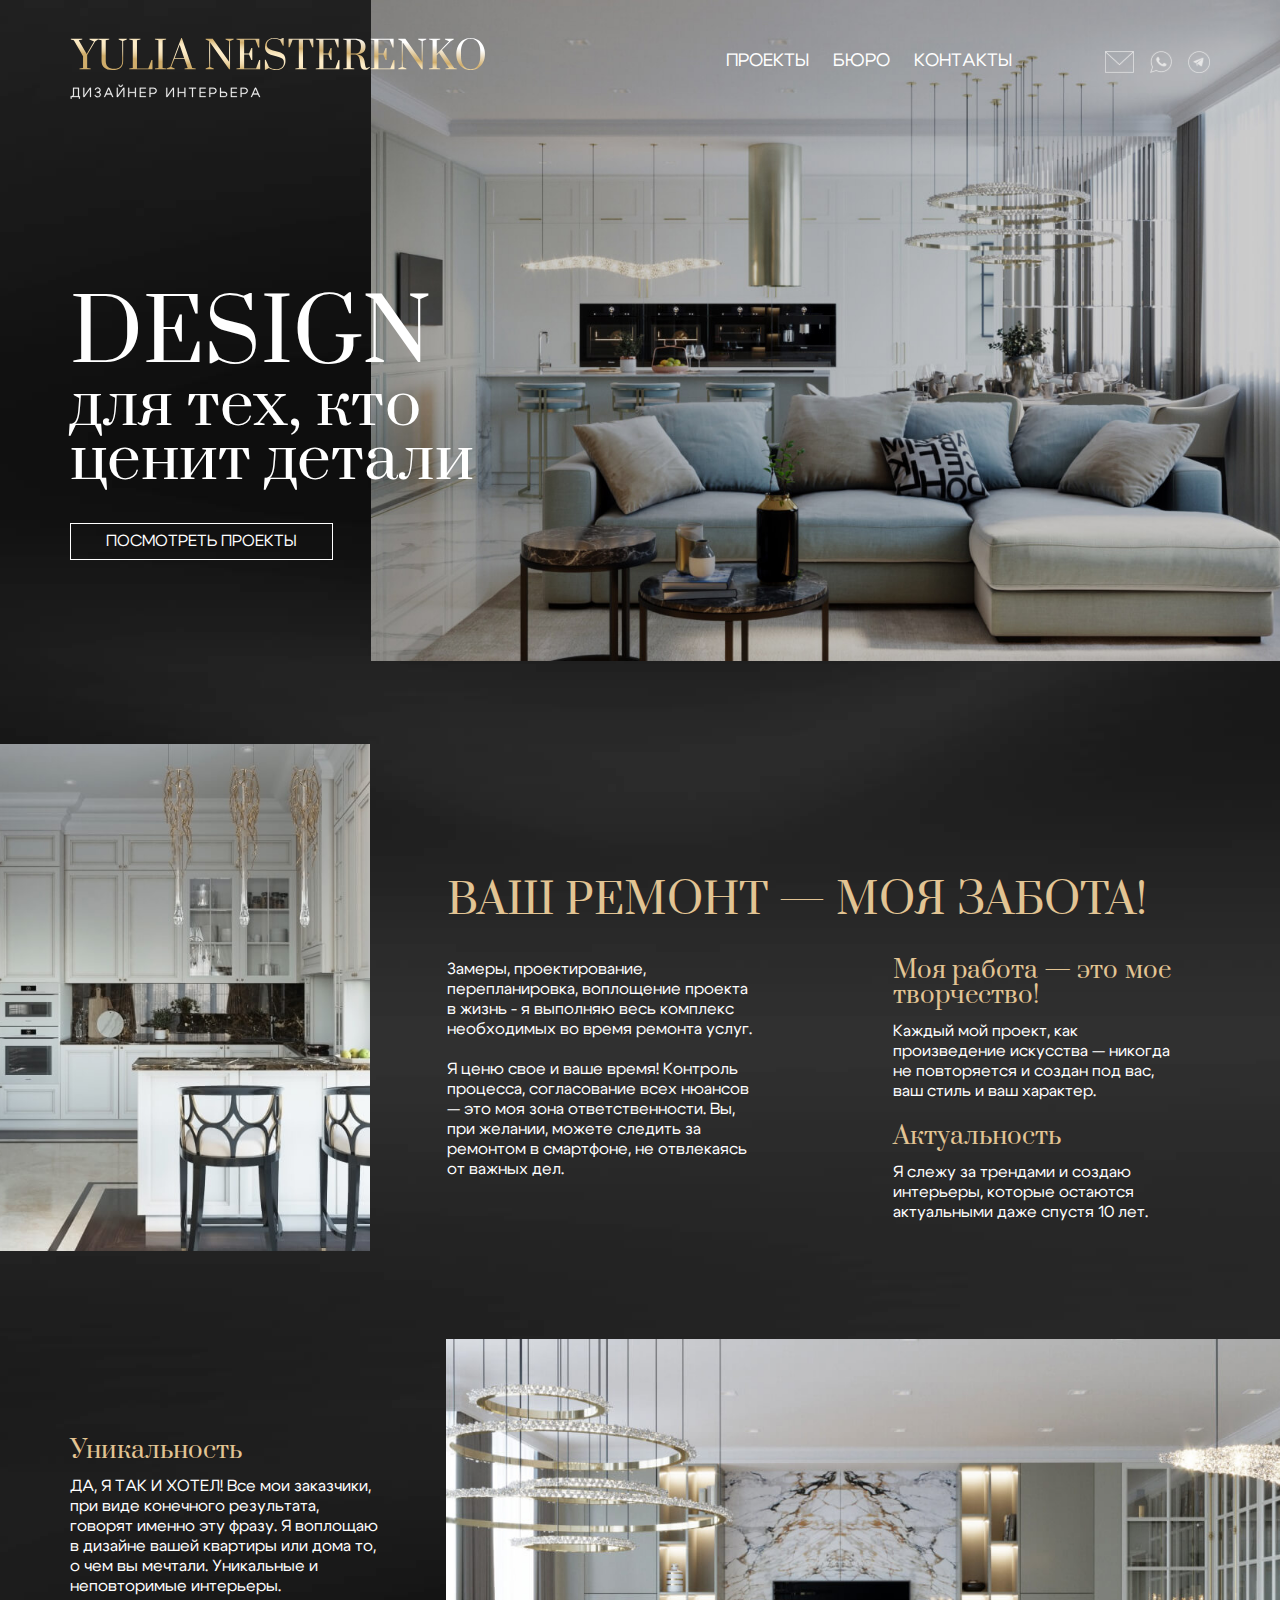
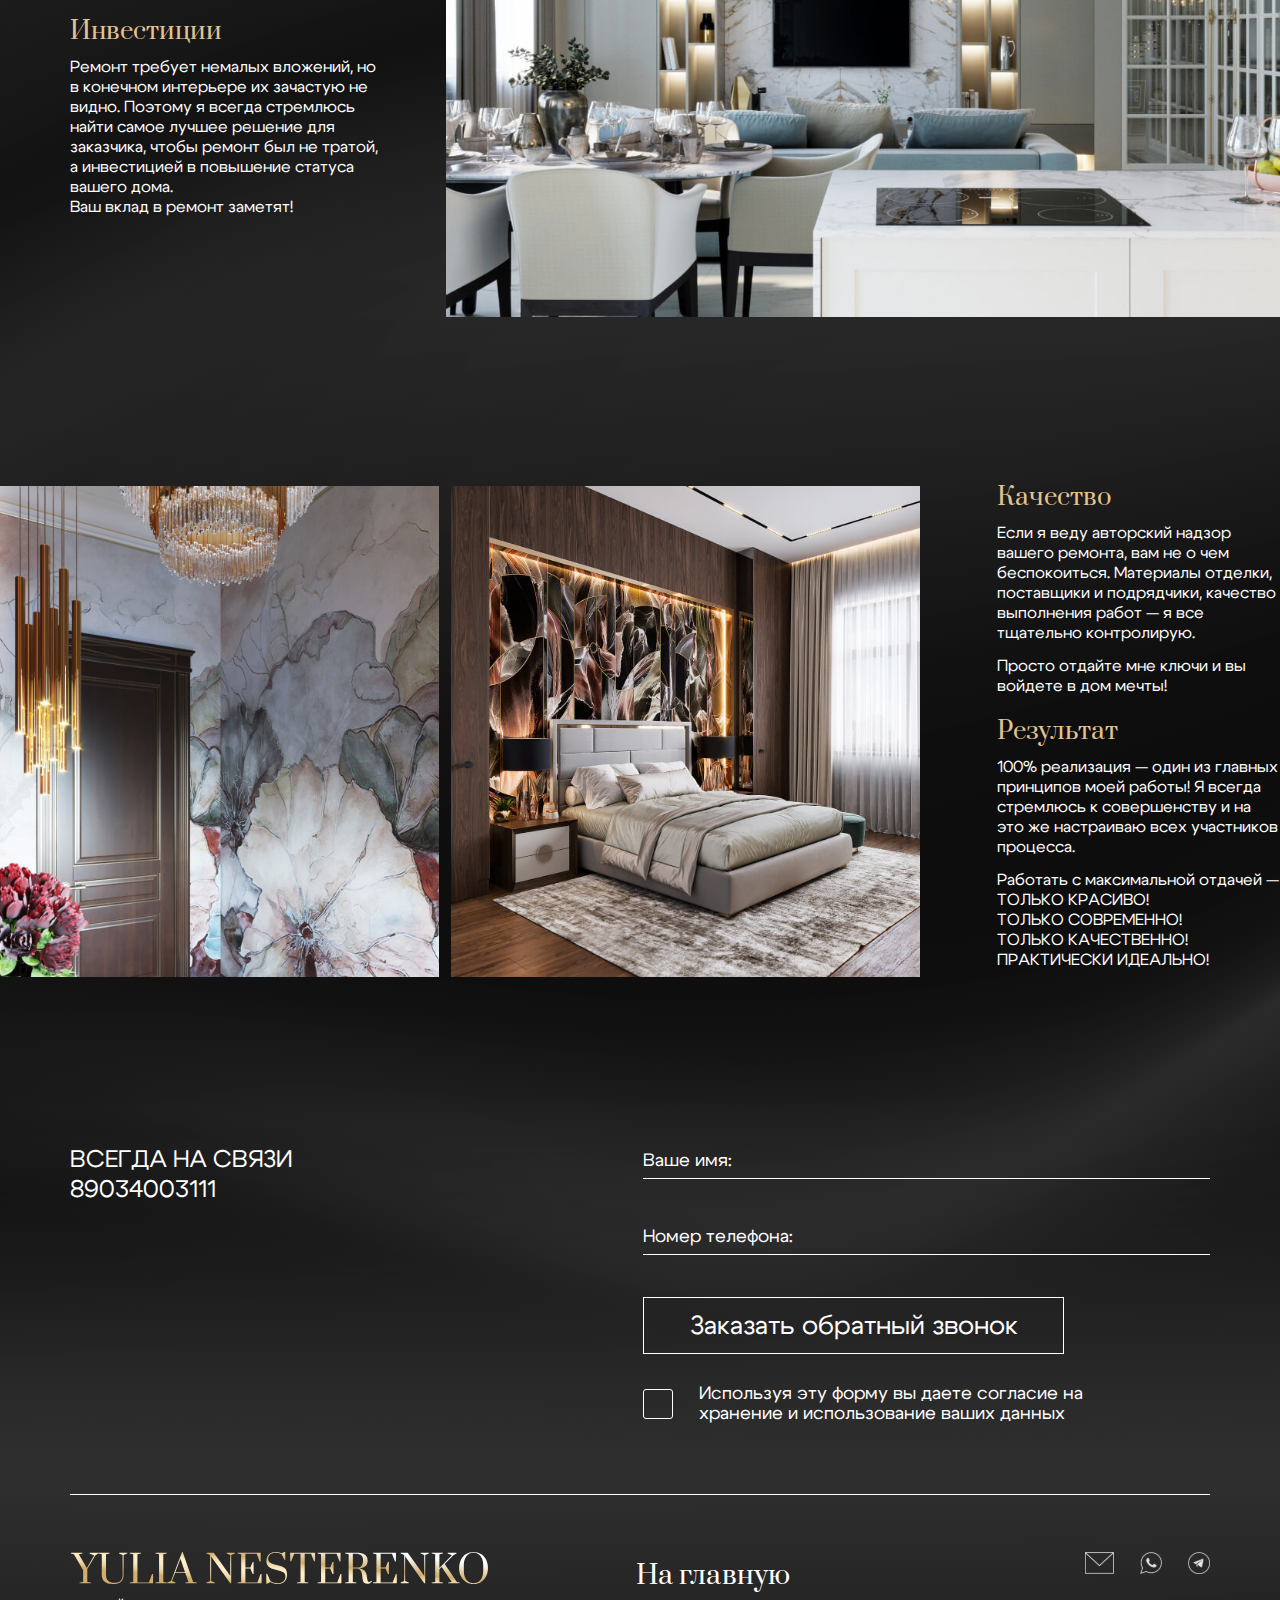
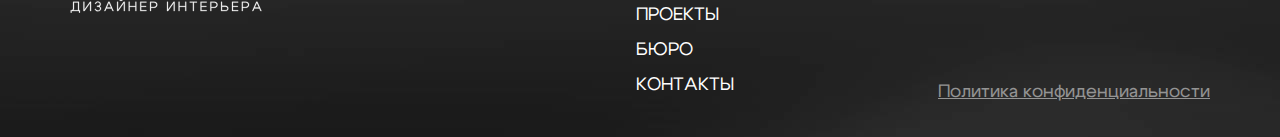
<file: index.html>
<!DOCTYPE html>
<html lang="ru">

<head>
  <meta charset="UTF-8" />
  <meta name="viewport" content="width=device-width, initial-scale=1.0" />
  <link rel="stylesheet" href="./assets/css/styles.css" />
  <link rel="stylesheet" href="./assets/css/swiper-bundle.min.css" />
  <script src="./assets/js/index.js" defer></script>
  <script src="./assets/js/swiper-bundle.min.js" defer></script>
  <script src="./assets/js/slider.js" defer></script>
  <title>Yulia Nesterenko - дизайнер интерьера</title>
</head>

<body>
  <div class="body__background container-xl">
    <header class="header container-xl">
      <div class="header__container container">
        <a class="header__logo" href="./index.html">
          <img src="./assets/images/icons/logo.svg" alt="logo">
        </a>
        <nav class="header__nav">
          <ul class="header__menu">
            <li class="menu__item">
              <a class="menu__link link" href="./projects.html">Проекты</a>
            </li>
            <li class="menu__item">
              <a class="menu__link link" href="#">Бюро</a>
            </li>
            <li class="menu__item">
              <a class="menu__link link" href="#">Контакты</a>
            </li>
          </ul>
          <ul class="socials__list">
            <li class="socials__item">
              <a class="socials__link" href="mailto:#">
                <img src="./assets/images/icons/icon_mail.svg" alt="icon_mail">
              </a>
            </li>
            <li class="socials__item">
              <a class="socials__link" href="#">
                <img src="./assets/images/icons/icon_whatsapp.svg" alt="icon_whatsapp">
              </a>
            </li>
            <li class="socials__item">
              <a class="socials__link" href="#">
                <img src="./assets/images/icons/icon_telegram.svg" alt="icon_telegram">
              </a>
            </li>
          </ul>
        </nav>
        <div class="overlay"></div>
        <div class="menu__burger">
          <span></span>
        </div>
      </div>
      <div class="preview__container container">
        <div class="preview__col">
          <h1 class="preview__title">
            DESIGN
            <span class="preview__subtitle">для тех, кто ценит детали</span>
          </h1>
          <a href="./projects.html" class="preview__button btn">
            ПОСМОТРЕТЬ ПРОЕКТЫ
          </a>
        </div>
      </div>
      <div class="preview__img">
        <img src="./assets/images/main/img_main.jpg" alt="01">
      </div>
    </header>
    <main class="main">
      <section class="advantages">
        <h2 class="advantages__title-mob">Ваш ремонт — моя забота!</h2>
        <div class="advantages__top">
          <div class="advantages__top-img">
            <img src="./assets/images/main/img_2.jpg" alt="02">
          </div>
          <div class="advantages__top-container">
            <h2 class="advantages__title">Ваш ремонт — моя забота!</h2>
            <div class="advantages__top-description">
              <p class="advantages__item-text">
                Замеры, проектирование, перепланировка, воплощение проекта в
                жизнь - я выполняю весь комплекс необходимых во время ремонта
                услуг.
                <br><br>
                Я ценю свое и ваше время! Контроль процесса,
                согласование всех нюансов — это моя зона ответственности. Вы,
                при желании, можете следить за ремонтом в смартфоне, не
                отвлекаясь от важных дел.
              </p>
              <div class="advantages__col">
                <div class="advantages__item">
                  <h3 class="advantages__item-title">
                    Моя работа — это мое творчество!
                  </h3>
                  <p class="advantages__item-text">
                    Каждый мой проект, как произведение искусства — никогда не
                    повторяется и создан под вас, ваш стиль и ваш характер.
                  </p>
                </div>
                <div class="advantages__item">
                  <h3 class="advantages__item-title">Актуальность</h3>
                  <p class="advantages__item-text">
                    Я слежу за трендами и создаю интерьеры, которые остаются
                    актуальными даже спустя 10 лет.
                  </p>
                </div>
              </div>
            </div>
          </div>
        </div>
        <div class="advantages__middle">
          <div class="advantages__middle-container">
            <div class="advantages__col">
              <div class="advantages__item">
                <h3 class="advantages__item-title">Уникальность</h3>
                <p class="advantages__item-text">
                  ДА, Я ТАК И ХОТЕЛ!
                  Все мои заказчики, при виде конечного результата, говорят именно эту фразу. Я воплощаю в дизайне вашей
                  квартиры или дома то, о чем вы мечтали. Уникальные и неповторимые интерьеры.
                </p>
              </div>
              <div class="advantages__item">
                <h3 class="advantages__item-title">Инвестиции</h3>
                <p class="advantages__item-text">
                  Ремонт требует немалых вложений, но в конечном интерьере их
                  зачастую не видно. Поэтому я всегда стремлюсь найти самое
                  лучшее решение для заказчика, чтобы ремонт был не тратой, а
                  инвестицией в повышение статуса вашего дома. <br> Ваш вклад в
                  ремонт заметят!
                </p>
              </div>
            </div>
            <div class="advantages__middle-img">
              <img src="./assets/images/main/img_3.jpg" alt="03">
            </div>
          </div>
        </div>
        <div class="advantages__bottom">
          <div class="advantages__bottom-container">
            <div class="advantages__col">
              <div class="advantages__item">
                <h3 class="advantages__item-title">Качество</h3>
                <p class="advantages__item-text">
                  Если я веду авторский надзор вашего ремонта, вам не о чем
                  беспокоиться. Материалы отделки, поставщики и подрядчики,
                  качество выполнения работ — я все тщательно контролирую.
                </p>
                <p class="advantages__item-text">
                  Просто отдайте мне ключи и вы войдете в дом мечты!
                </p>
              </div>
              <div class="advantages__item">
                <h3 class="advantages__item-title">Результат</h3>
                <p class="advantages__item-text">
                  100% реализация — один из главных принципов моей работы! Я
                  всегда стремлюсь к совершенству и на это же настраиваю всех
                  участников процесса.
                </p>
                <p class="advantages__item-text">
                  Работать с максимальной отдачей —
                  ТОЛЬКО КРАСИВО! <br>
                  ТОЛЬКО СОВРЕМЕННО! <br>
                  ТОЛЬКО КАЧЕСТВЕННО! <br>
                  ПРАКТИЧЕСКИ ИДЕАЛЬНО!
                </p>
              </div>
            </div>
            <div class="advantages__bottom-imgs">
              <div class="advantages__bottom-img">
                <img src="./assets/images/main/img_4.jpg" alt="04">
              </div>
              <div class="advantages__bottom-img">
                <img src="./assets/images/main/img_5.jpg" alt="05">
              </div>
            </div>
          </div>
        </div>
      </section>
      <section class="feedback container">
        <div class="feedback__left">
          <p class="feedback__text">
            ВСЕГДА НА СВЯЗИ <br>
            <a href="tel:+89034003111">89034003111</a>
          </p>
        </div>
        <div class="feedback__right">
          <form class="feedback__form" id="form-1">
            <div class="feedback__inputs">
              <div class="border-input__wrapper">
                <label class="feedback__label" for="name">Ваше имя:</label>
                <input class="feedback__input _req" type="text" name="name" id="name" autocomplete="off" />
              </div>
              <div class="border-input__wrapper">
                <label class="feedback__label" for="phone">Номер телефона:</label>
                <input class="feedback__input _req tel" type="tel" name="phone" id="phone" autocomplete="off" />
              </div>
            </div>
            <div class="feedback__inner">
              <button class="feedback__button btn" type="submit" name="submit">
                Заказать обратный звонок
              </button>
              <div class="feedback__check">
                <label class="custom-checkbox">
                  <input type="checkbox" name="confirm" id="confirm">
                  <span class="checkmark"></span>
                </label>
                <label class="feedback__confirm" for="confirm">Используя эту форму вы даете согласие на хранение и
                  использование ваших данных</label>
              </div>
            </div>
          </form>
        </div>
      </section>
    </main>
    <footer class="footer container-xl">
      <div class="footer__container container">
        <div class="footer__col">
          <a class="footer__logo" href="./index.html">
            <img src="./assets/images/icons/logo.svg" alt="logo">
          </a>
        </div>
        <div class="footer__col">
          <a href="../index.html" class="footer__nav-title">На главную</a>
          <ul class="footer__nav">
            <li class="footer__nav-item">
              <a class="footer__nav-link" href="./projects.html">Проекты</a>
            </li>
            <li class="footer__nav-item">
              <a class="footer__nav-link" href="#">Бюро</a>
            </li>
            <li class="footer__nav-item">
              <a class="footer__nav-link" href="#">Контакты</a>
            </li>
          </ul>
        </div>
        <div class="footer__col">
          <ul class="socials__list">
            <li class="socials__item">
              <a class="socials__link" href="mailto:#">
                <img src="./assets/images/icons/icon_mail.svg" alt="icon_mail">
              </a>
            </li>
            <li class="socials__item">
              <a class="socials__link" href="#">
                <img src="./assets/images/icons/icon_whatsapp.svg" alt="icon_whatsapp">
              </a>
            </li>
            <li class="socials__item">
              <a class="socials__link" href="#">
                <img src="./assets/images/icons/icon_telegram.svg" alt="icon_telegram">
              </a>
            </li>
          </ul>
          <a class="footer__policy" href="#">Политика конфиденциальности</a>
        </div>
      </div>
    </footer>
  </div>
</body>

</html>
</file>
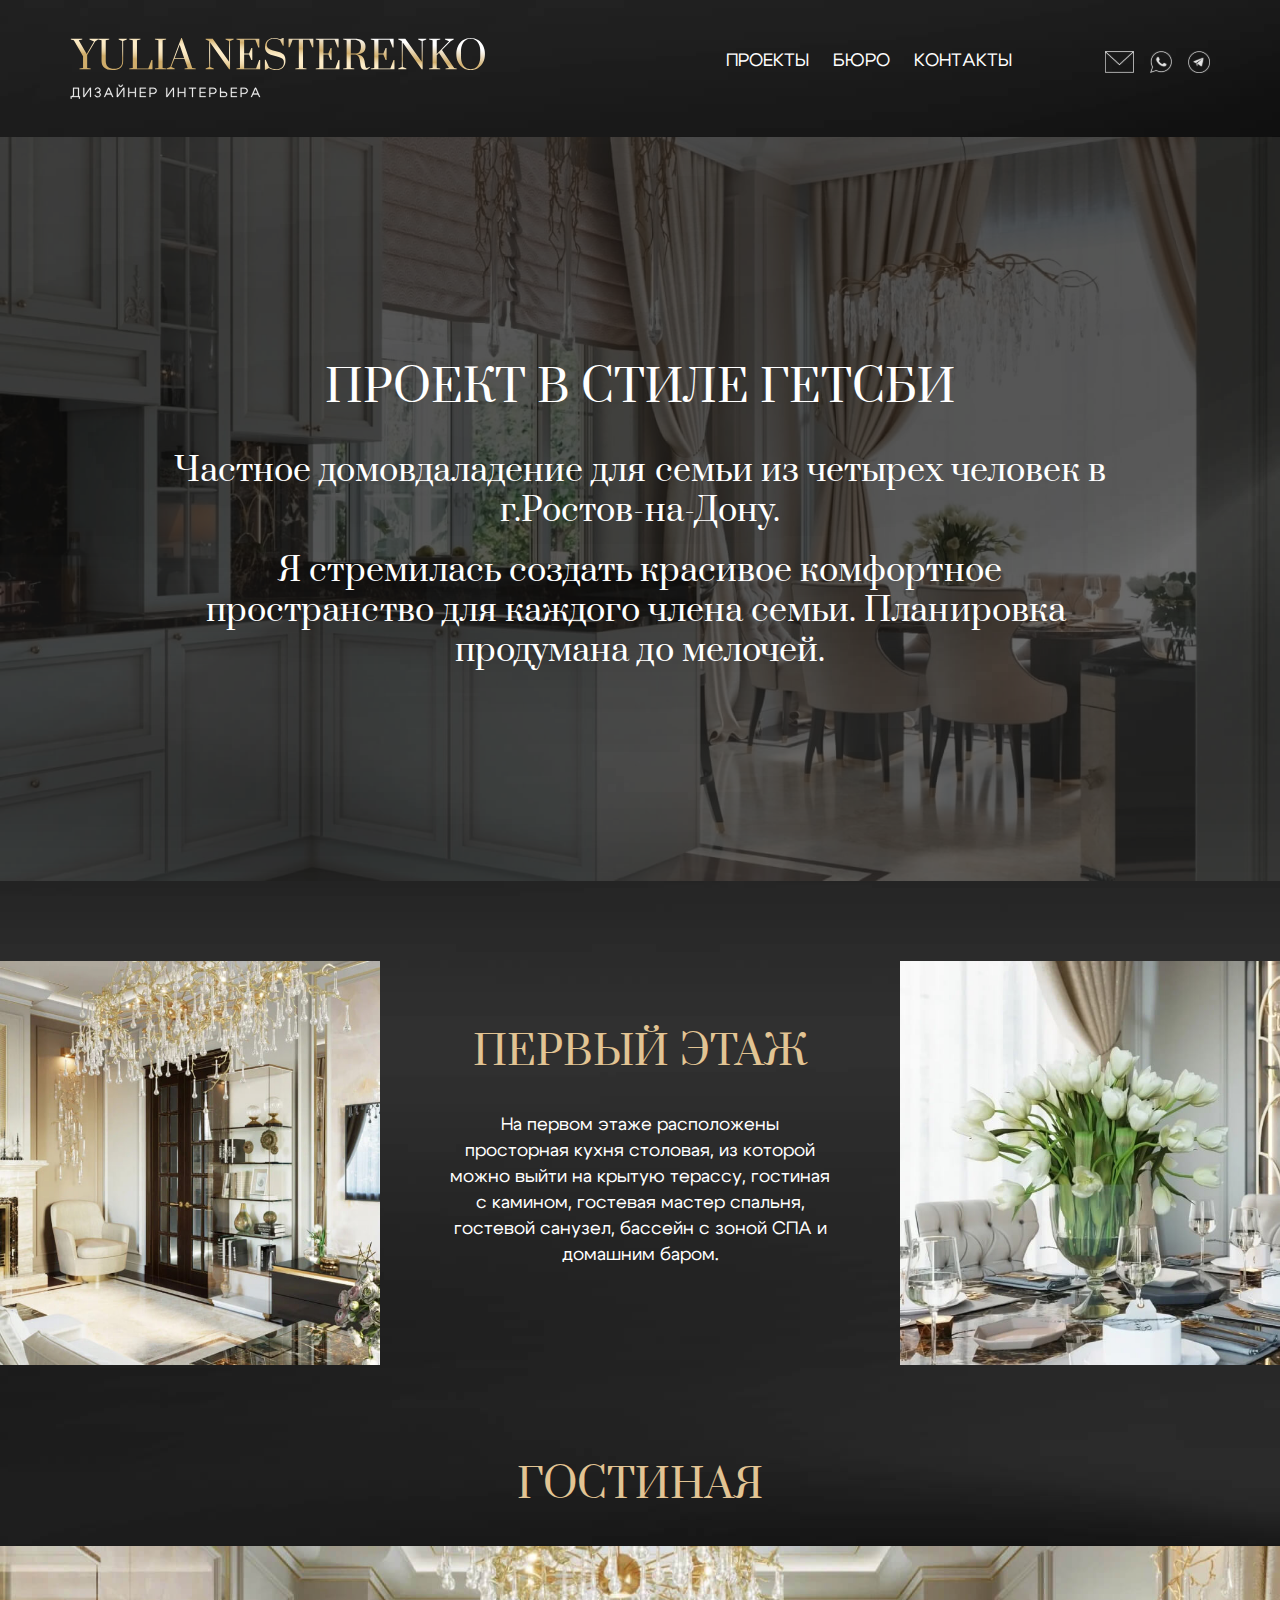
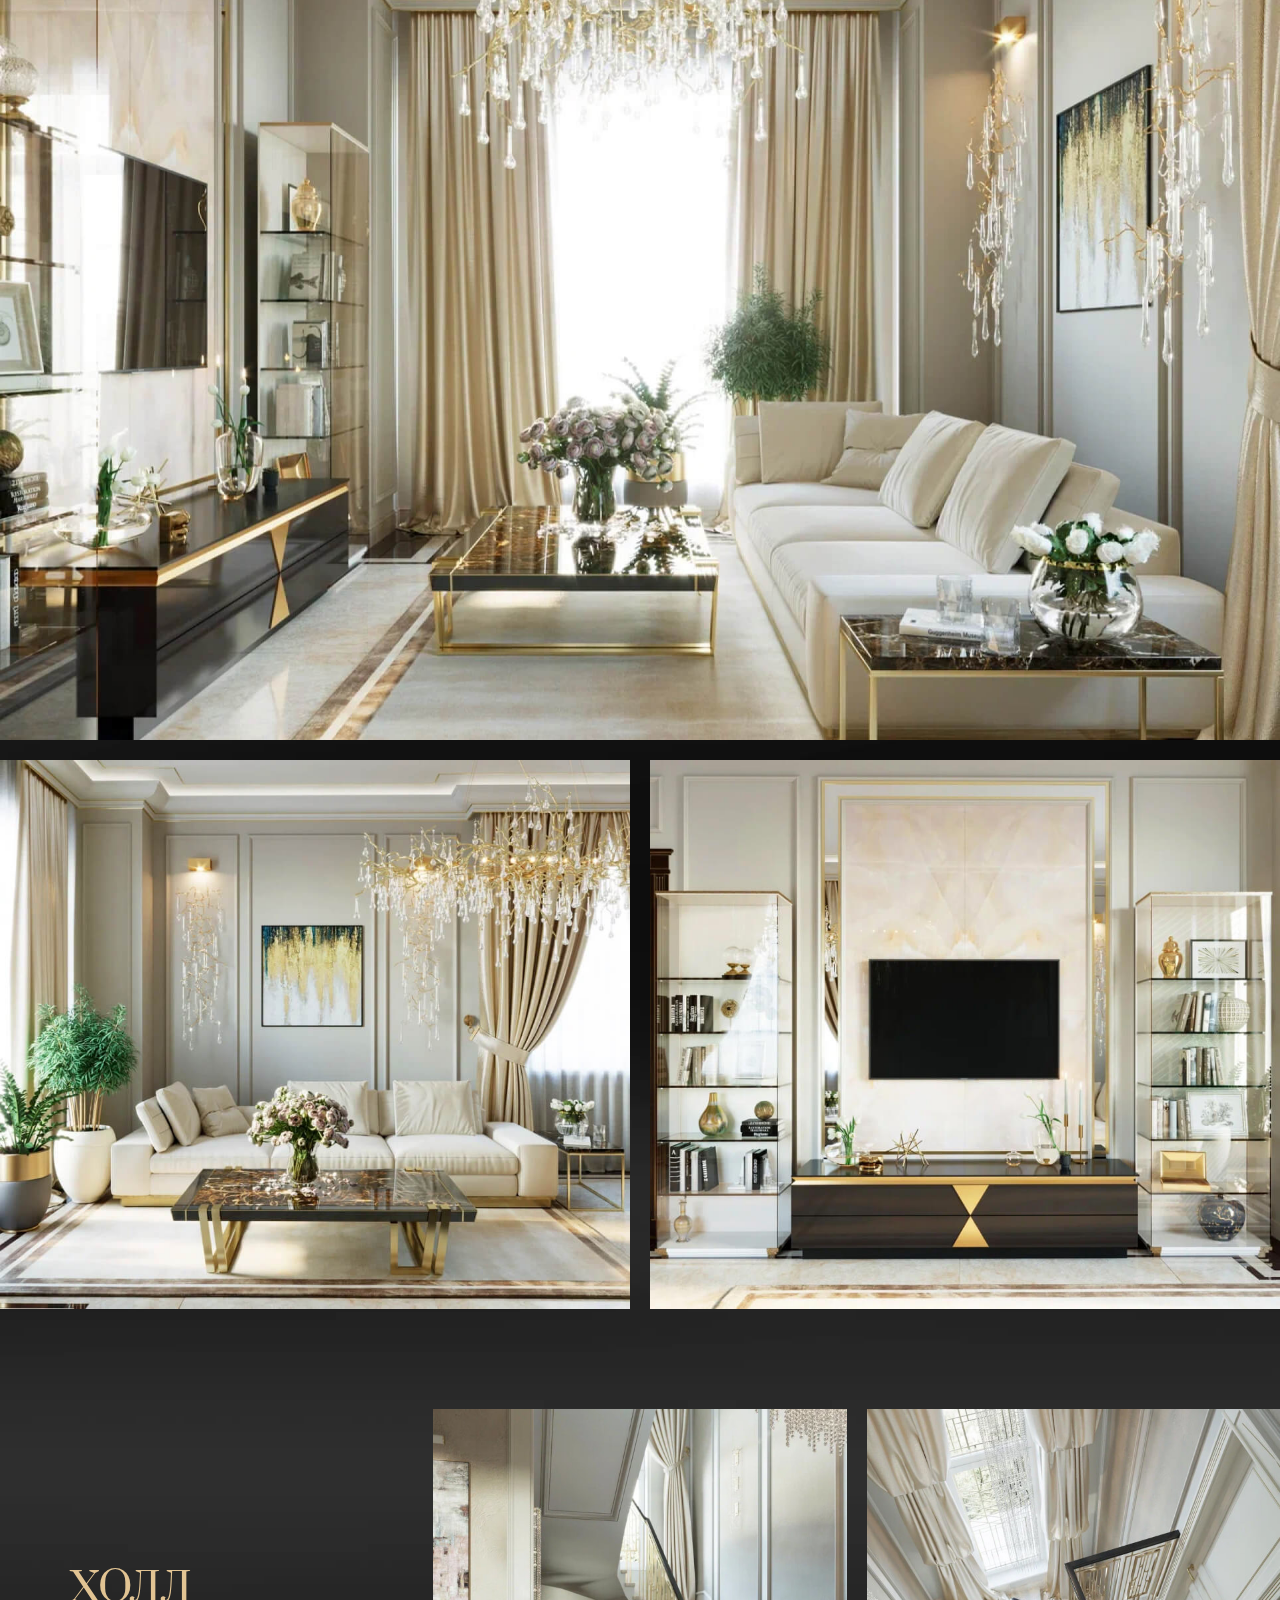
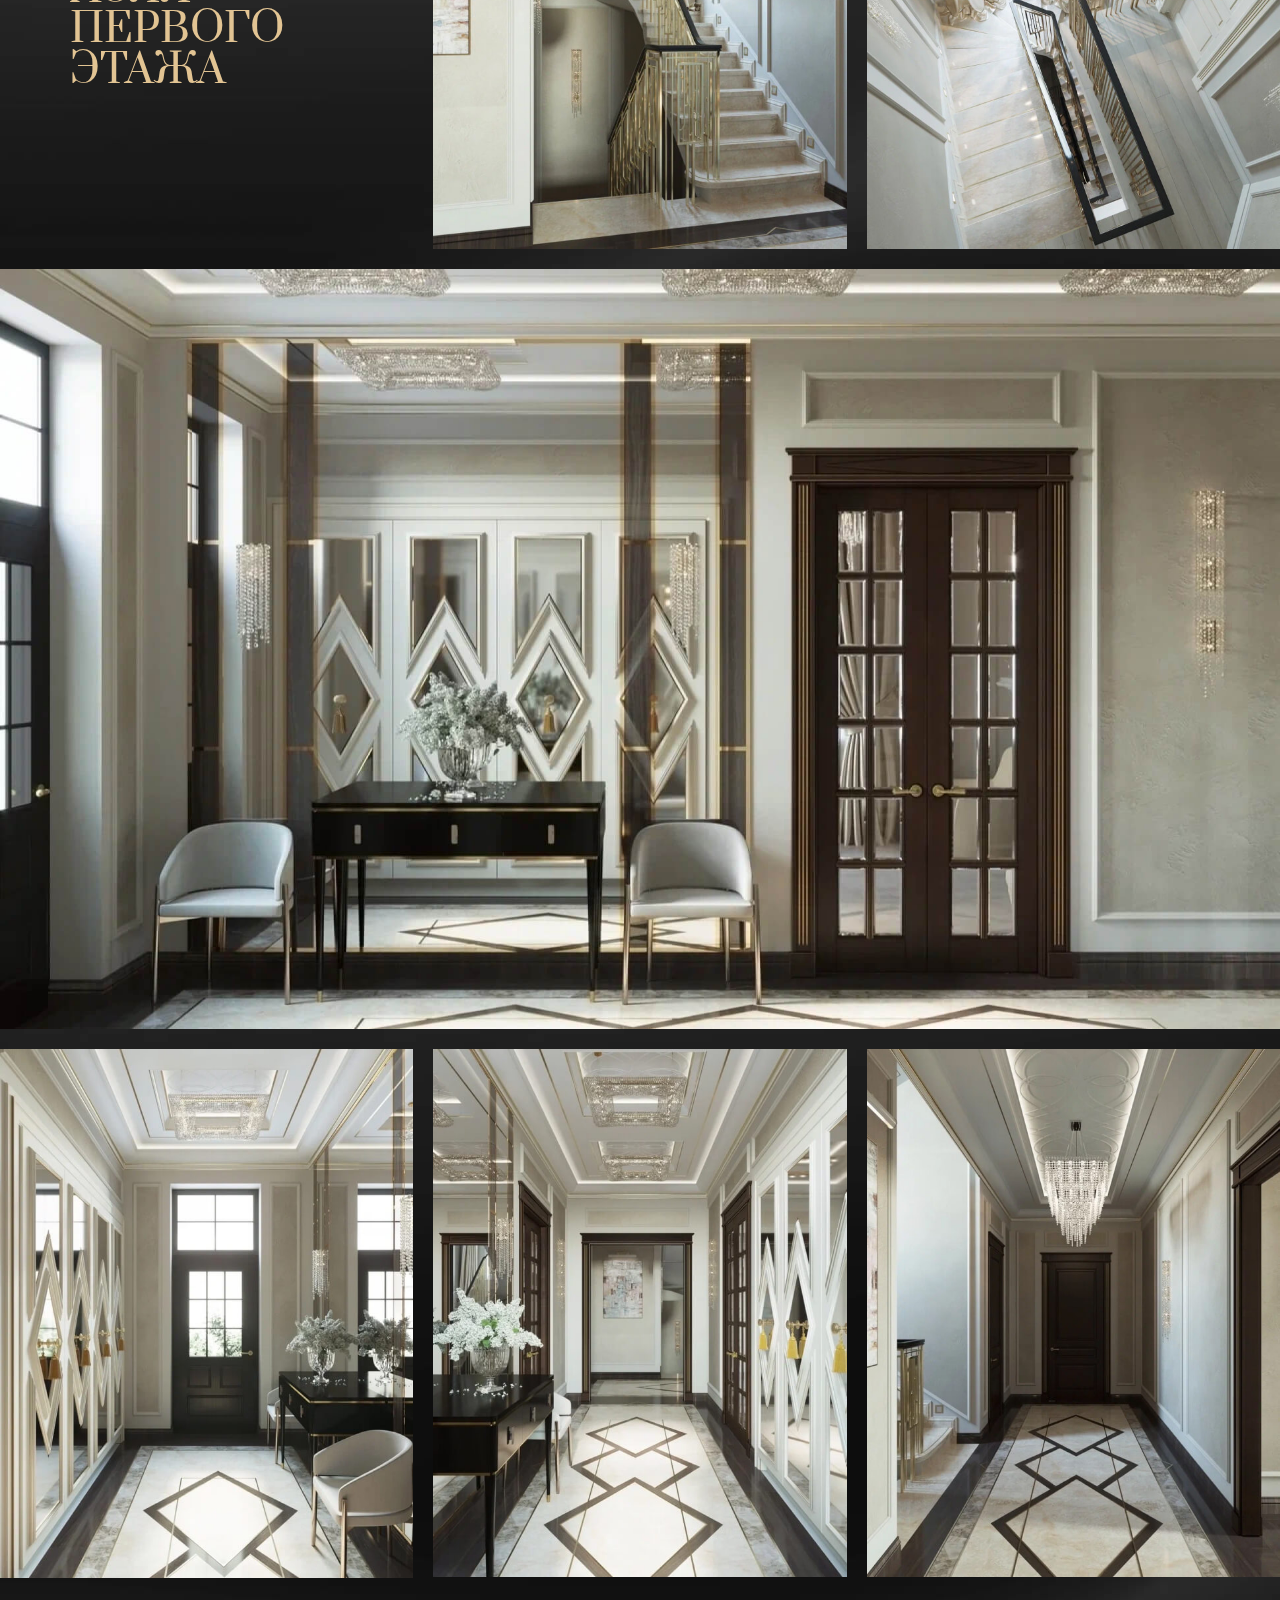
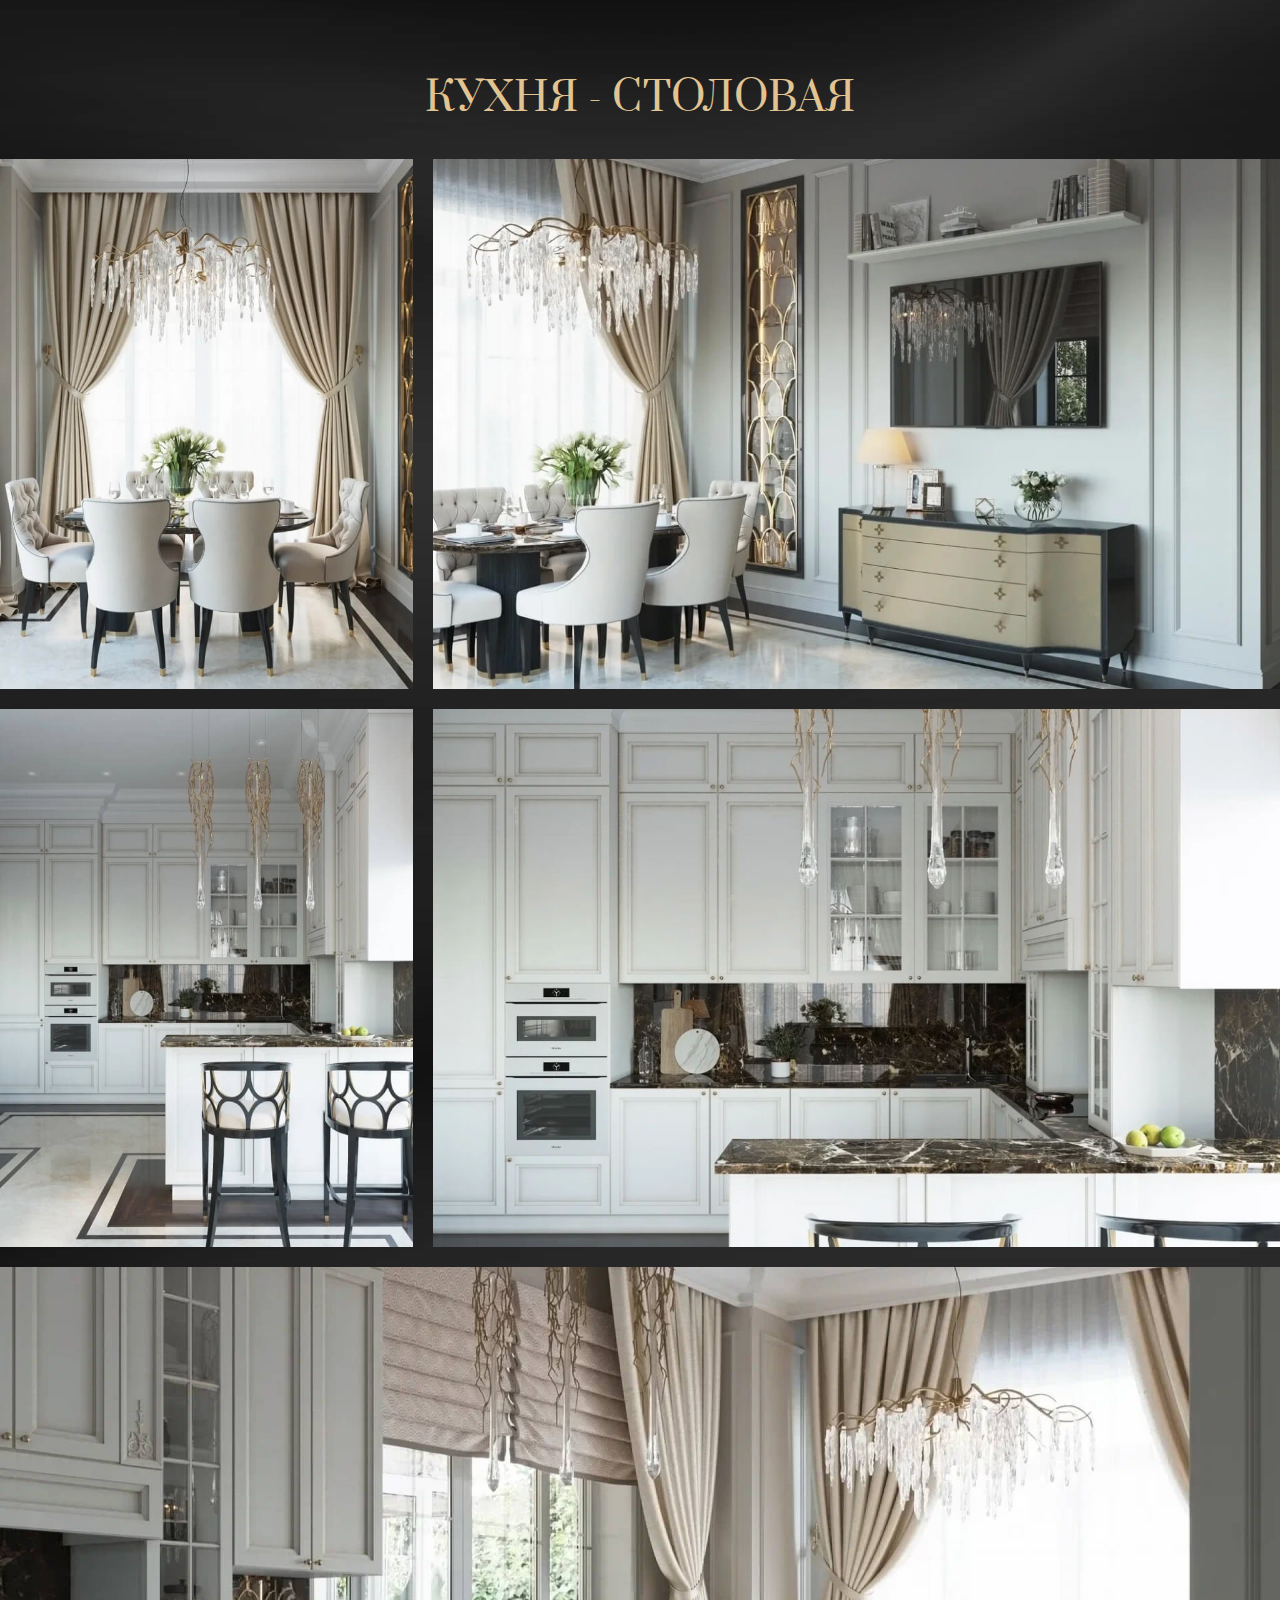
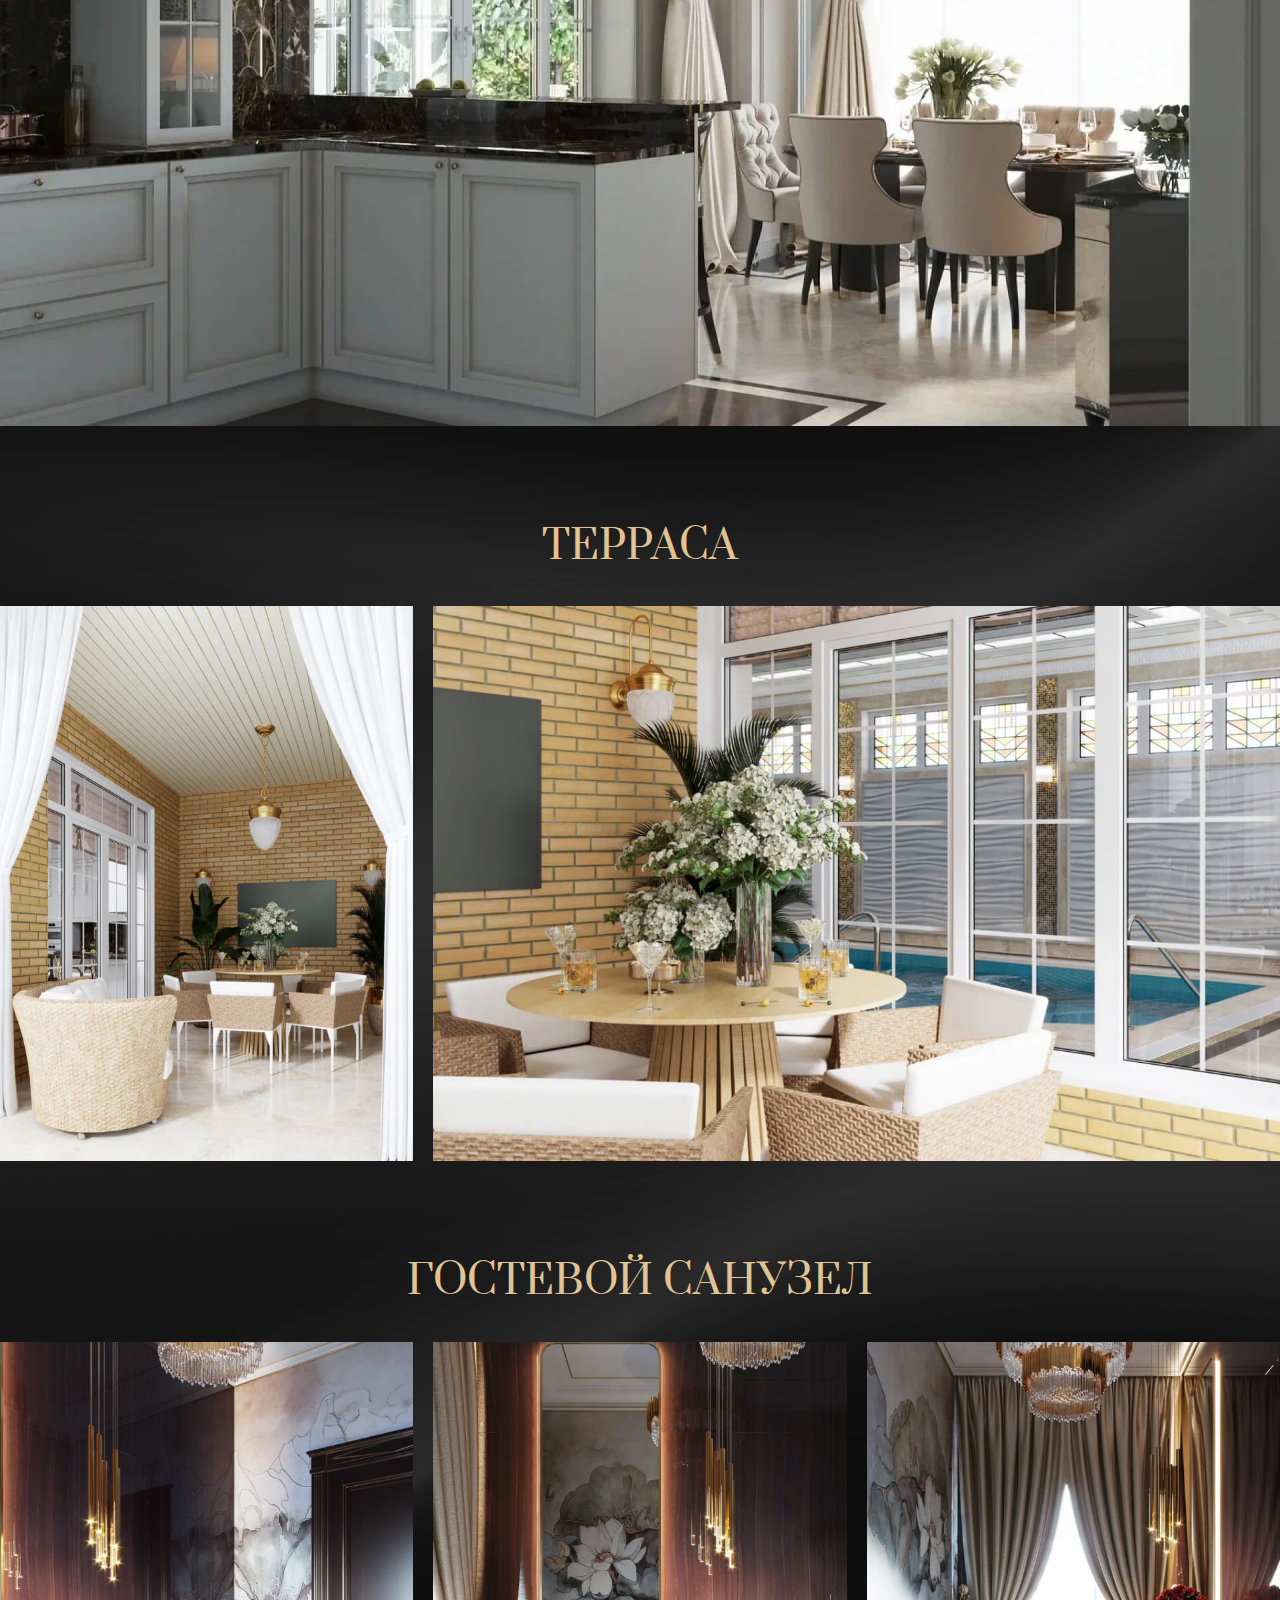
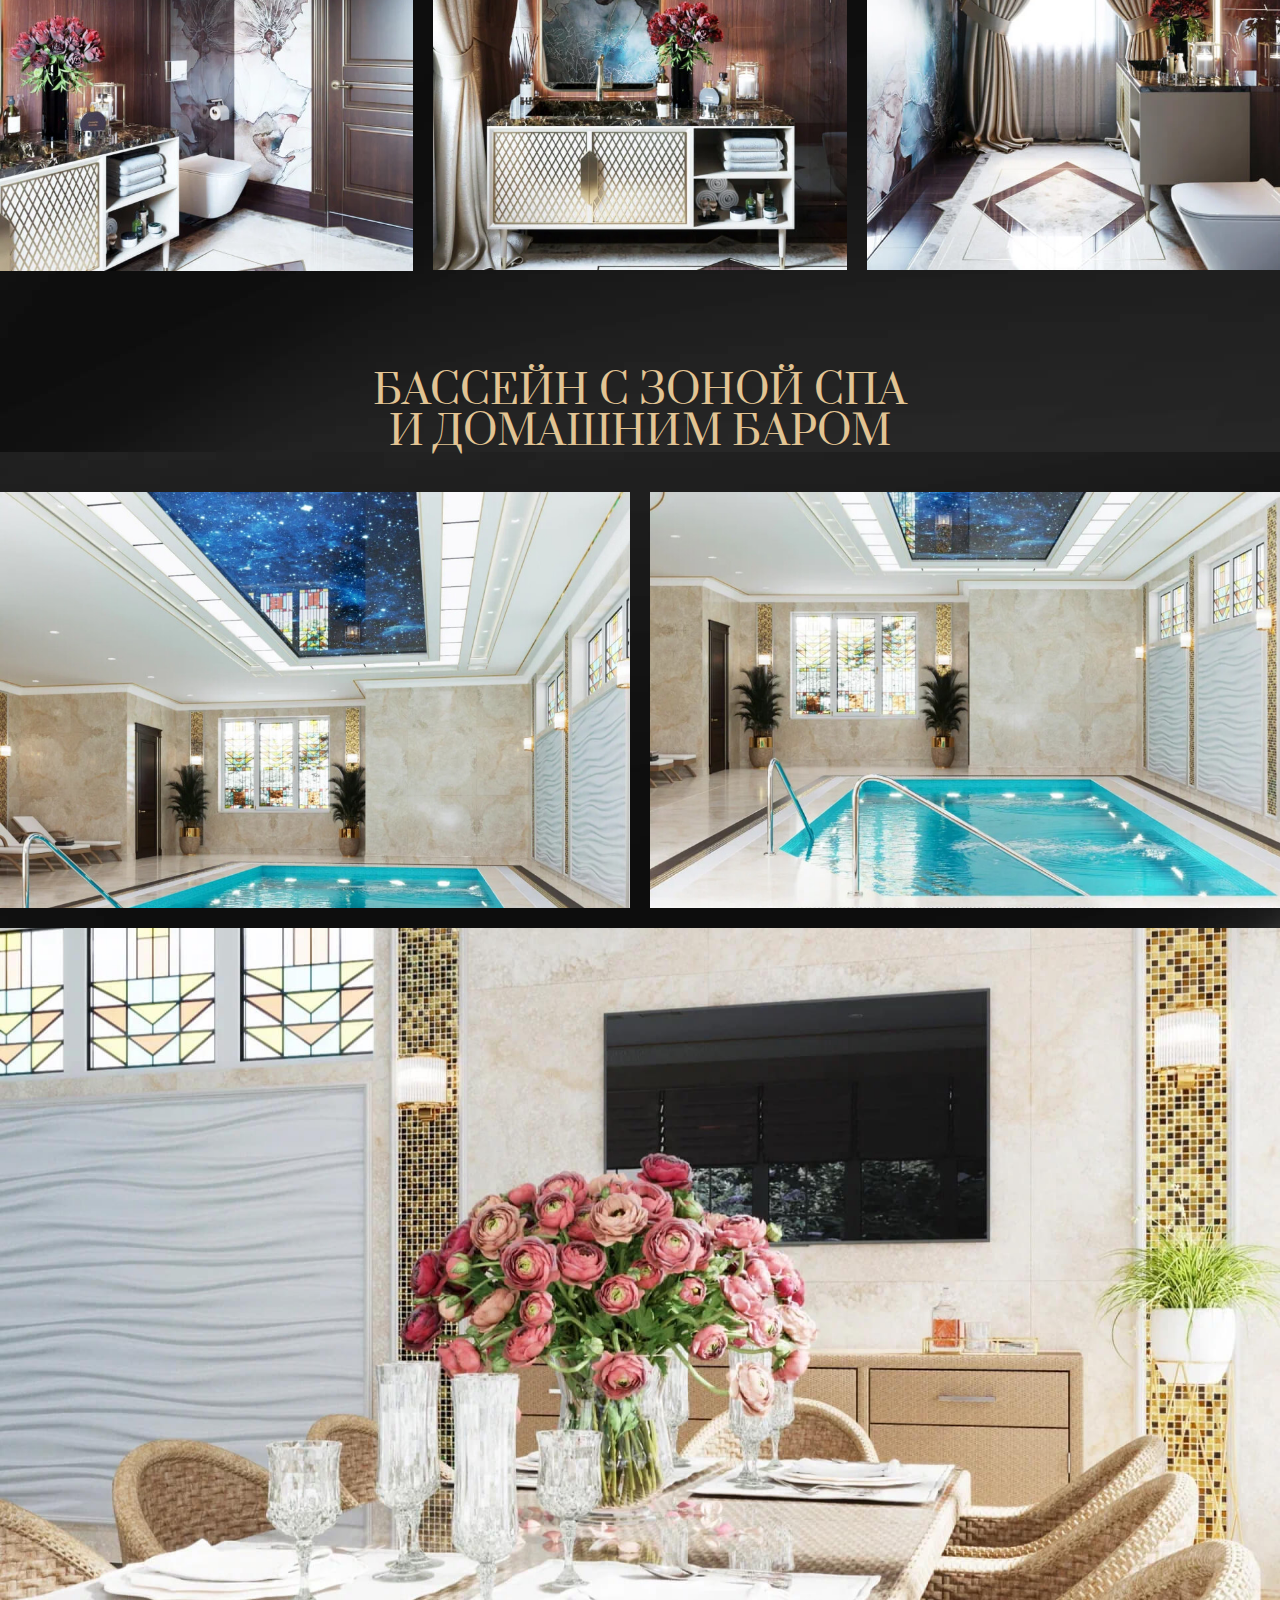
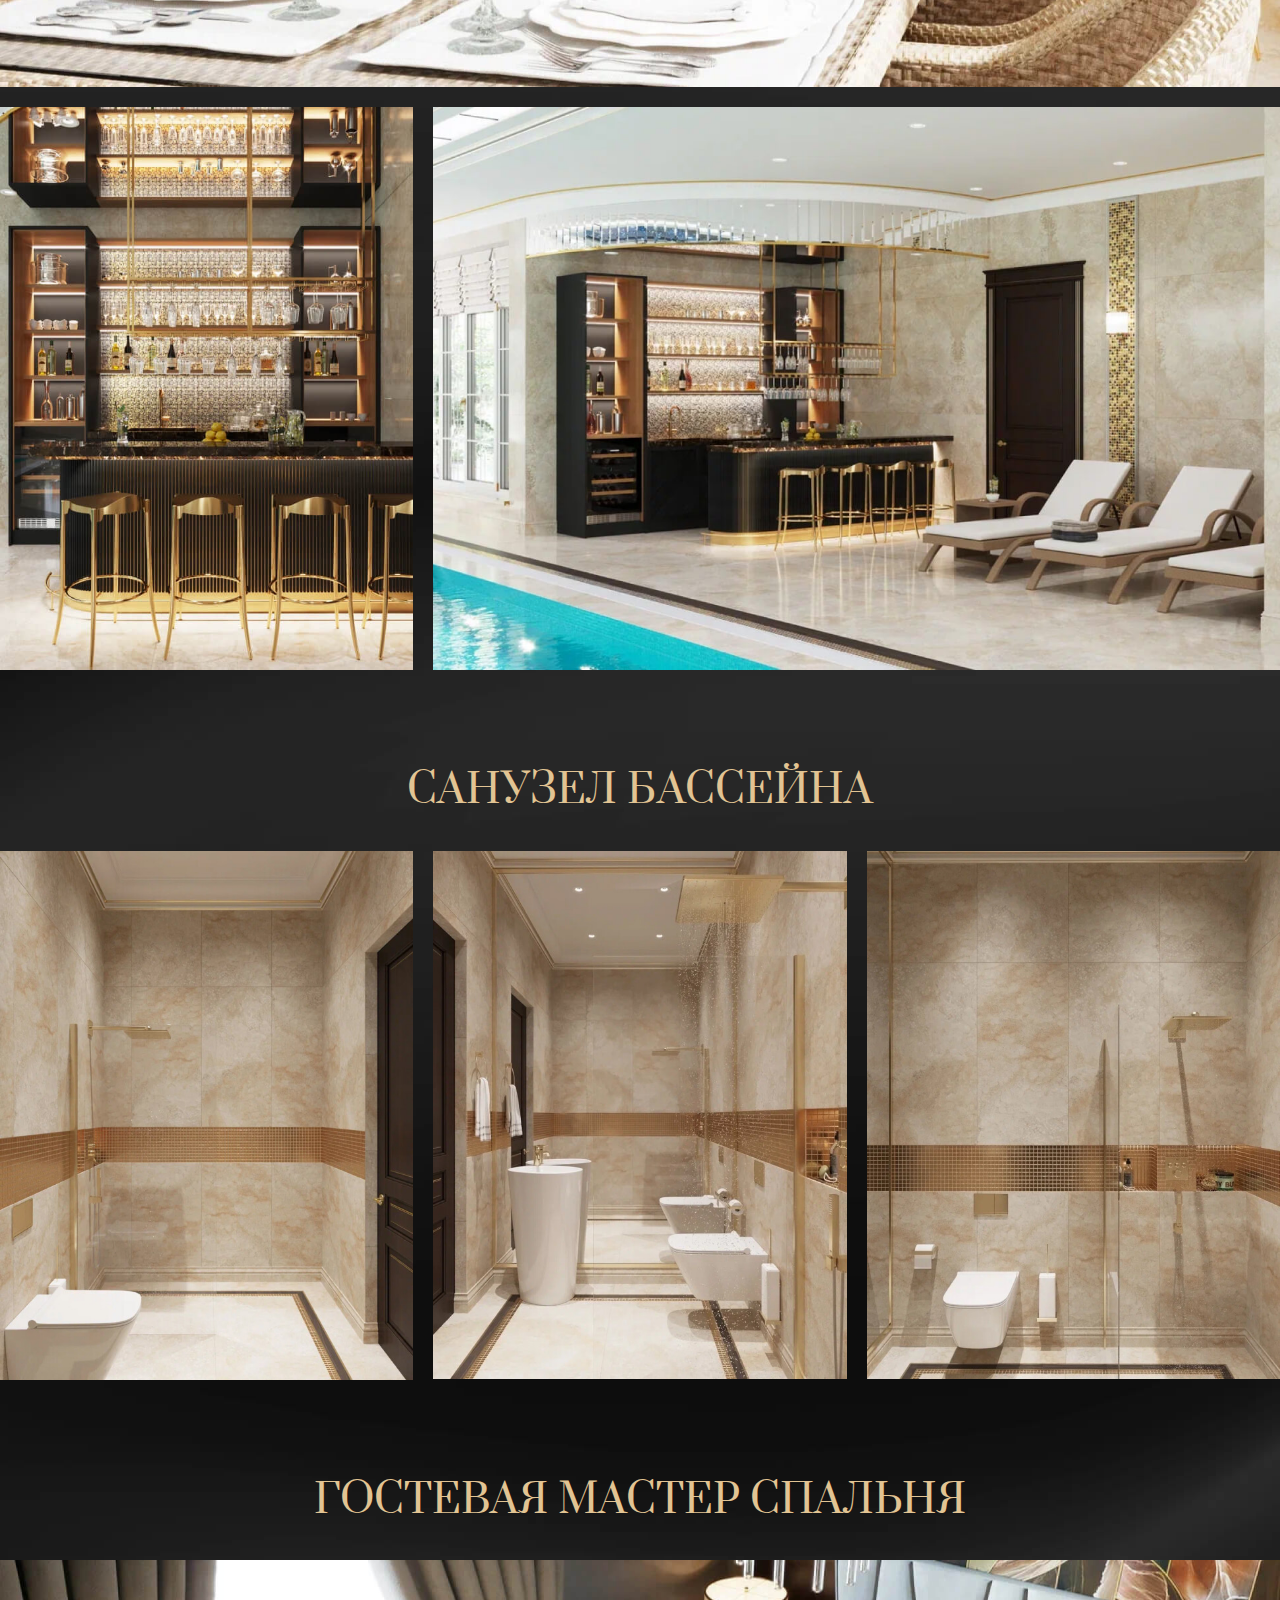
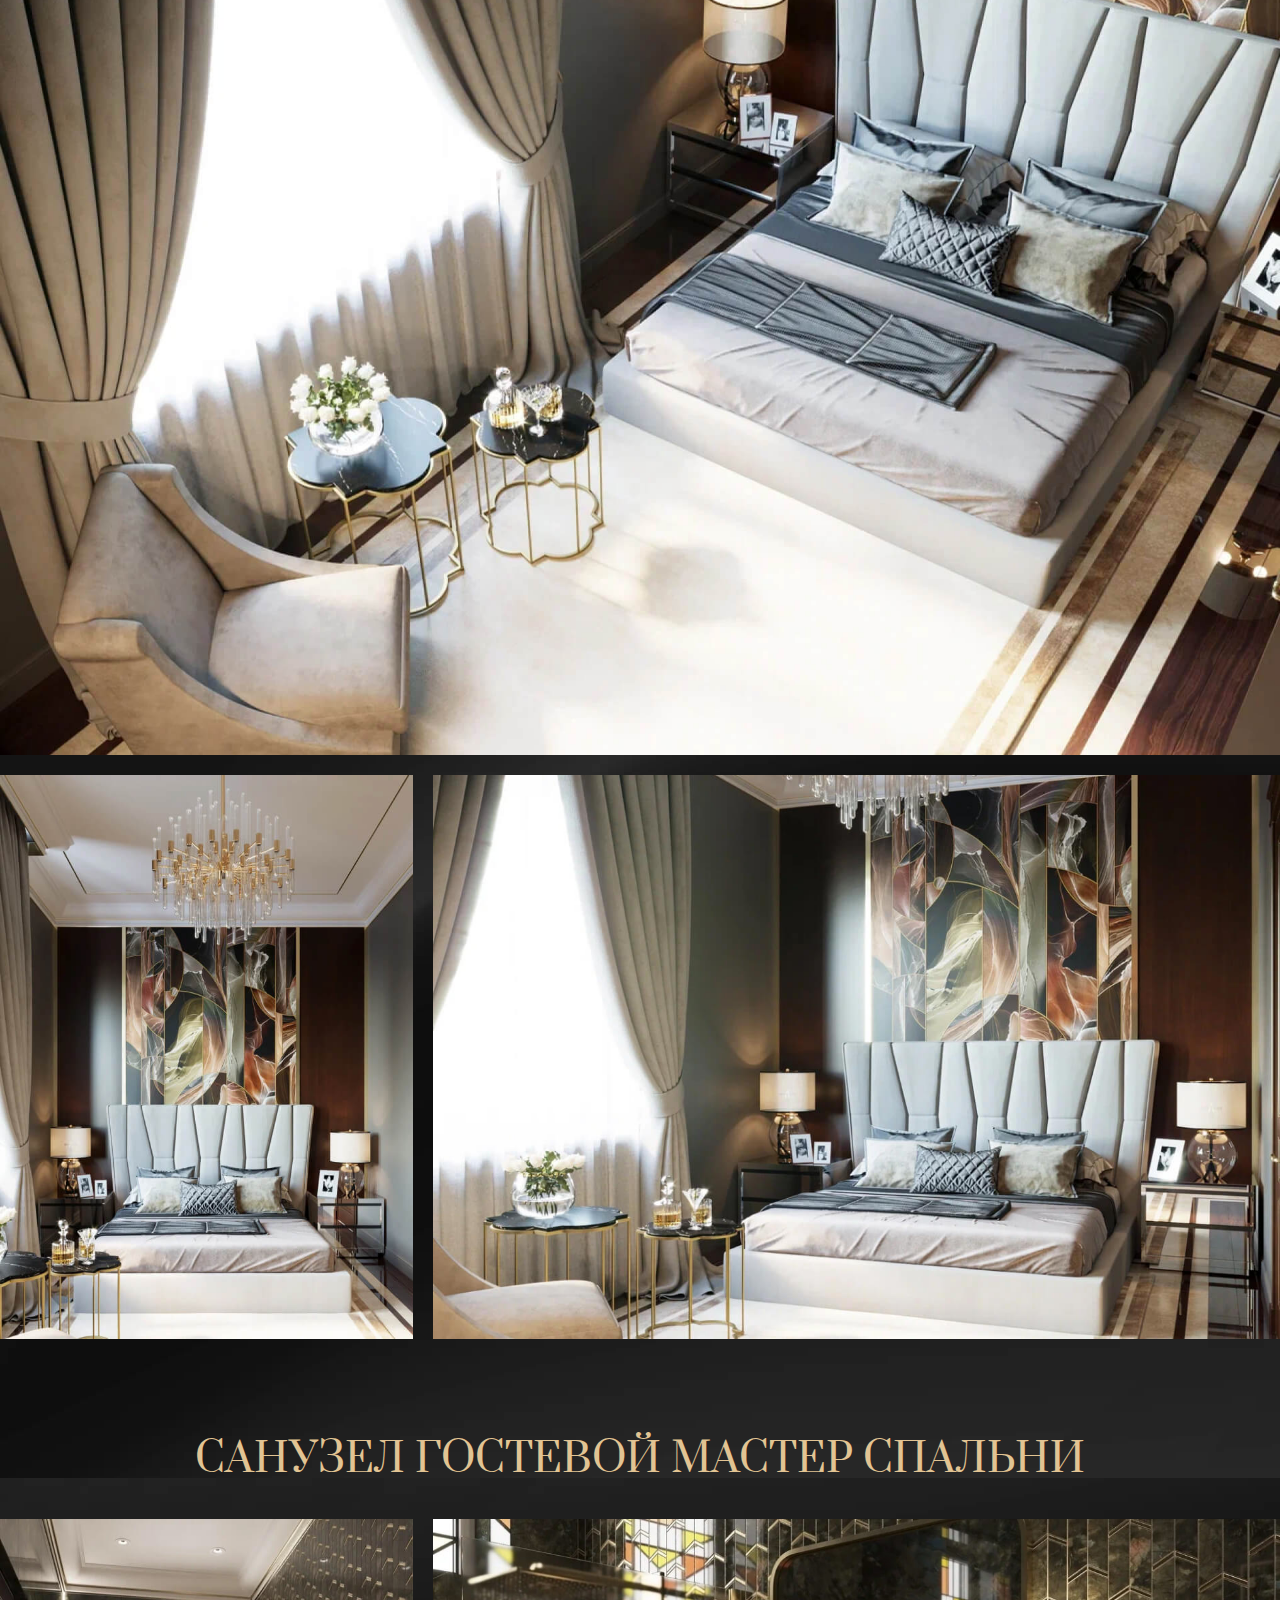
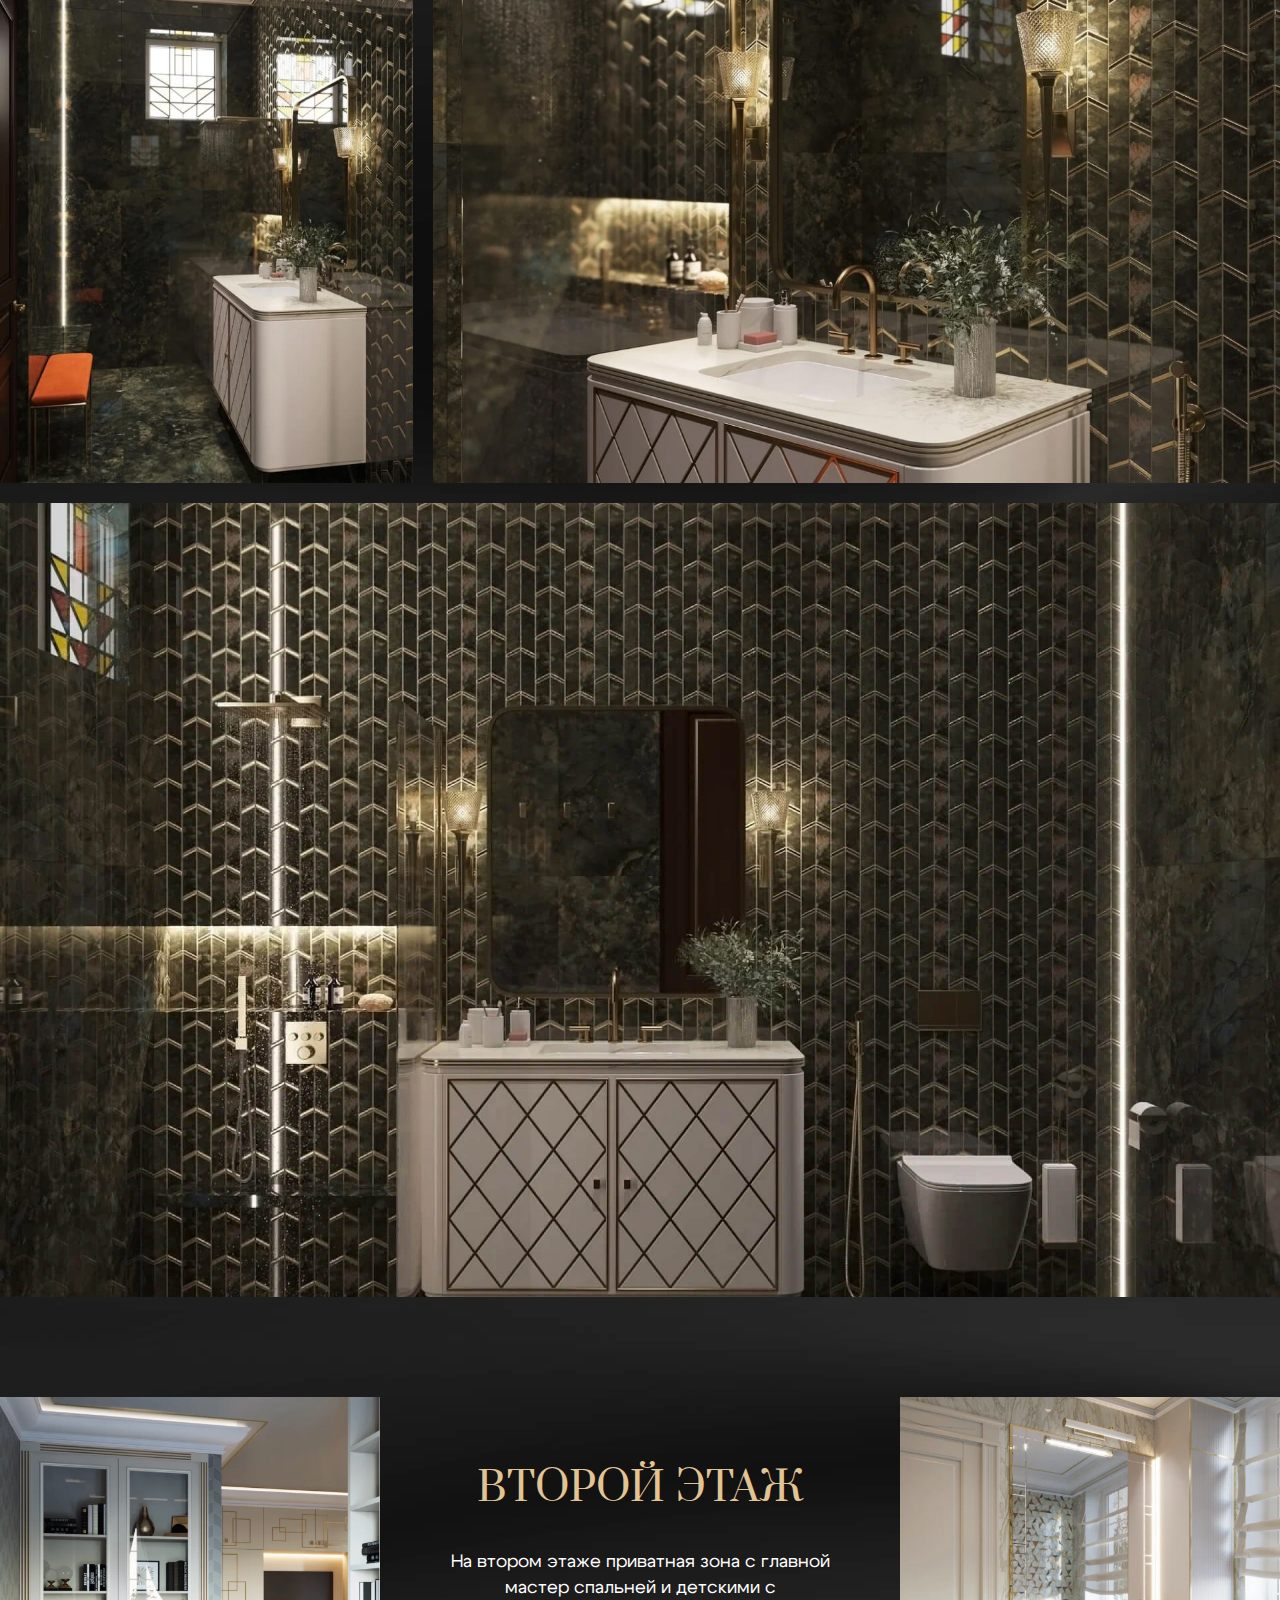
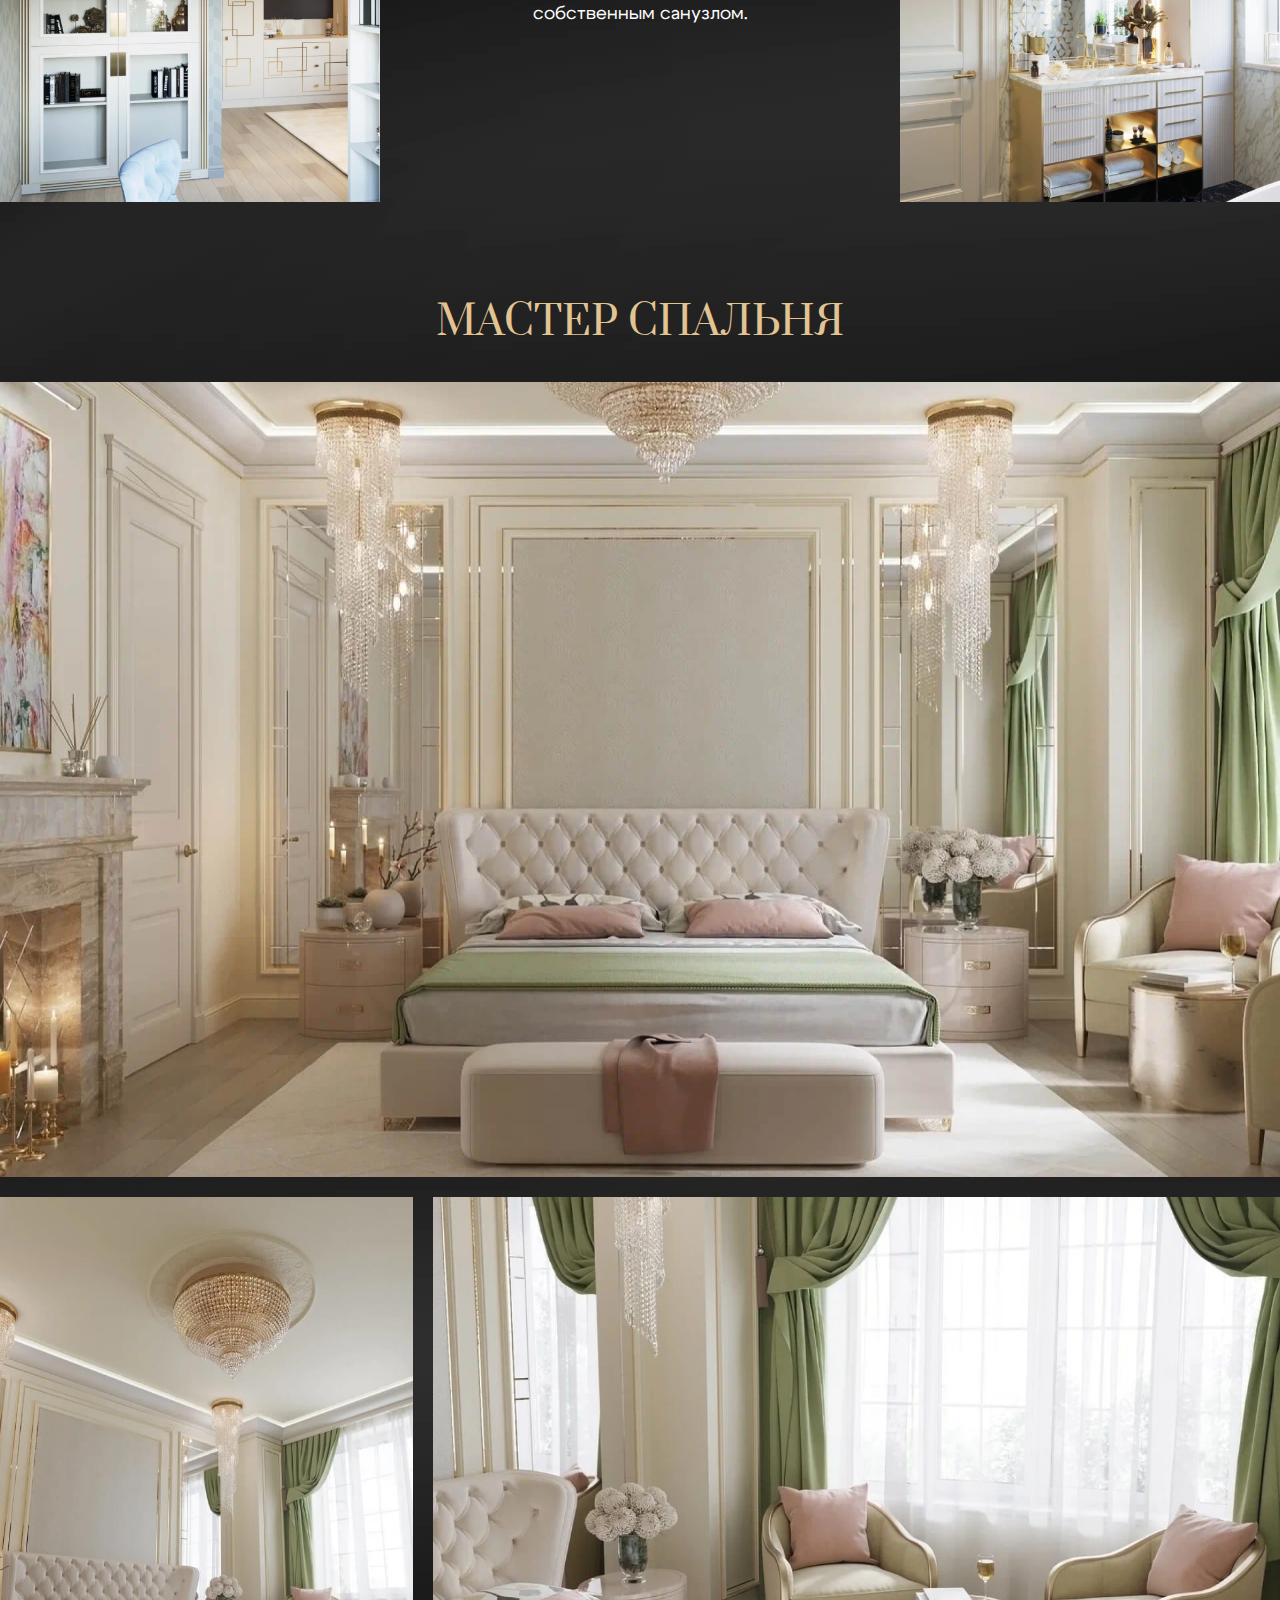
<file: project-page.html>
<!DOCTYPE html>
<html lang="ru">

<head>
  <meta charset="UTF-8" />
  <meta name="viewport" content="width=device-width, initial-scale=1.0" />
  <link rel="stylesheet" href="./assets/css/styles.css" />
  <link rel="stylesheet" href="./assets/css/swiper-bundle.min.css" />
  <script src="./assets/js/index.js" defer></script>
  <script src="./assets/js/swiper-bundle.min.js" defer></script>
  <script src="./assets/js/slider.js" defer></script>
  <title>Yulia Nesterenko - дизайнер интерьера</title>
</head>

<body>
  <div class="body__background container-xl dh ">
    <header class="header container-xl">
      <div class="header__container container">
        <a class="header__logo" href="./index.html">
          <img src="./assets/images/icons/logo.svg" alt="logo">
        </a>
        <nav class="header__nav">
          <ul class="header__menu">
            <li class="menu__item">
              <a class="menu__link link" href="./projects.html">Проекты</a>
            </li>
            <li class="menu__item">
              <a class="menu__link link" href="#">Бюро</a>
            </li>
            <li class="menu__item">
              <a class="menu__link link" href="#">Контакты</a>
            </li>
          </ul>
          <ul class="socials__list">
            <li class="socials__item">
              <a class="socials__link" href="mailto:#">
                <img src="./assets/images/icons/icon_mail.svg" alt="icon_mail">
              </a>
            </li>
            <li class="socials__item">
              <a class="socials__link" href="#">
                <img src="./assets/images/icons/icon_whatsapp.svg" alt="icon_whatsapp">
              </a>
            </li>
            <li class="socials__item">
              <a class="socials__link" href="#">
                <img src="./assets/images/icons/icon_telegram.svg" alt="icon_telegram">
              </a>
            </li>
          </ul>
        </nav>
        <div class="overlay"></div>
        <div class="menu__burger">
          <span></span>
        </div>
      </div>
    </header>
    <section class="project__preview">
      <img class="project__background" src="./assets/images/projects/getsby/main_01.jpg" alt="main_01">
      <div class="project__preview-inner">
        <h1 class="project__first-title">Проект в стиле Гетсби</h1>
        <div class="project__subtext-inner">
          <p class="project__subtext">Частное домовдаладение для семьи из четырех человек
            в г.Ростов-на-Дону.</p>
          <p class="project__subtext"> Я стремилась создать красивое комфортное пространство для каждого члена семьи.
            Планировка  продумана до
            мелочей.</p>
        </div>
      </div>
    </section>
    <main class="main project-page">
      <div class="project__list">
        <div class="project__list-floor">
          <div class="wrapper">
            <img src="./assets/images/projects/getsby/floor_1/01.jpg" alt="01">
          </div>
          <div class="project__floor-description">
            <h2 class="project__second-title">Первый этаж</h2>
            <p class="project__desc-text">На первом этаже расположены просторная кухня столовая, из которой можно
              выйти на крытую терассу, гостиная
              с камином, гостевая мастер спальня, гостевой санузел, бассейн с зоной СПА и домашним баром.</p>
          </div>
          <div class="wrapper">
            <img src="./assets/images/projects/getsby/floor_1/02.jpg" alt="02">
          </div>
        </div>
        <div class="project__item">
          <h2 class="project__second-title">Гостиная</h2>
          <!-- SLIDER -->
          <div class="project__slider slider-1 swiper">
            <div class="swiper-wrapper">
              <div class="swiper-slide" id="slide-1">
                <div class="project__slider-item">
                  <img class="project__slider-img" src="./assets/images/projects/getsby/floor_1/living_room/01.jpg"
                    alt="slider img">
                </div>
              </div>
              <div class="swiper-slide" id="slide-2">
                <div class="project__slider-item">
                  <img class="project__slider-img" src="./assets/images/projects/getsby/floor_1/living_room/02.jpg"
                    alt="slider img">
                </div>
              </div>
              <div class="swiper-slide" id="slide-3">
                <div class="project__slider-item">
                  <img class="project__slider-img" src="./assets/images/projects/getsby/floor_1/living_room/03.jpg"
                    alt="slider img">
                </div>
              </div>
            </div>
            <div class="custom__slider-nav">
              <div class="slider__btn-prev btn-prev-1"></div>
              <div class="slider__btn-next btn-next-1"></div>
            </div>
            <div class="swiper-pagination project-slider__pagination pagination-1"></div>
          </div>
          <!-- SLIDER END -->
        </div>
        <div class="project__item">
          <!-- SLIDER -->
          <div class="project__slider slider-2 swiper">
            <h2 class="project__second-title row">Холл первого этажа</h2>
            <div class="swiper-wrapper">
              <h2 class="project__second-title">Холл первого этажа</h2>
              <div class="swiper-slide" id="slide-4">
                <div class="project__slider-item">
                  <img class="project__slider-img" src="./assets/images/projects/getsby/floor_1/hall_floor_1/01.jpg"
                    alt="slider img">
                </div>
              </div>
              <div class="swiper-slide" id="slide-5">
                <div class="project__slider-item">
                  <img class="project__slider-img" src="./assets/images/projects/getsby/floor_1/hall_floor_1/02.jpg"
                    alt="slider img">
                </div>
              </div>
              <div class="swiper-slide" id="slide-6">
                <div class="project__slider-item">
                  <img class="project__slider-img" src="./assets/images/projects/getsby/floor_1/hall_floor_1/03.jpg"
                    alt="slider img">
                </div>
              </div>
              <div class="swiper-slide" id="slide-7">
                <div class="project__slider-item">
                  <img class="project__slider-img" src="./assets/images/projects/getsby/floor_1/hall_floor_1/04.jpg"
                    alt="slider img">
                </div>
              </div>
              <div class="swiper-slide" id="slide-8">
                <div class="project__slider-item">
                  <img class="project__slider-img" src="./assets/images/projects/getsby/floor_1/hall_floor_1/05.jpg"
                    alt="slider img">
                </div>
              </div>
              <div class="swiper-slide" id="slide-9">
                <div class="project__slider-item">
                  <img class="project__slider-img" src="./assets/images/projects/getsby/floor_1/hall_floor_1/06.jpg"
                    alt="slider img">
                </div>
              </div>
            </div>
            <div class="custom__slider-nav">
              <div class="slider__btn-prev btn-prev-2"></div>
              <div class="slider__btn-next btn-next-2"></div>
            </div>
            <div class="swiper-pagination project-slider__pagination pagination-2"></div>
          </div>
          <!-- SLIDER END -->
        </div>
        <div class="project__item">
          <h2 class="project__second-title">Кухня - столовая</h2>
          <!-- SLIDER -->
          <div class="project__slider slider-3 swiper">
            <div class="swiper-wrapper">
              <div class="swiper-slide" id="slide-10">
                <div class="project__slider-item">
                  <img class="project__slider-img" src="./assets/images/projects/getsby/floor_1/kitchen/01.jpg"
                    alt="slider img">
                </div>
              </div>
              <div class="swiper-slide" id="slide-11">
                <div class="project__slider-item">
                  <img class="project__slider-img" src="./assets/images/projects/getsby/floor_1/kitchen/02.jpg"
                    alt="slider img">
                </div>
              </div>
              <div class="swiper-slide" id="slide-12">
                <div class="project__slider-item">
                  <img class="project__slider-img" src="./assets/images/projects/getsby/floor_1/kitchen/03.jpg"
                    alt="slider img">
                </div>
              </div>
              <div class="swiper-slide" id="slide-13">
                <div class="project__slider-item">
                  <img class="project__slider-img" src="./assets/images/projects/getsby/floor_1/kitchen/04.jpg"
                    alt="slider img">
                </div>
              </div>
              <div class="swiper-slide" id="slide-14">
                <div class="project__slider-item">
                  <img class="project__slider-img" src="./assets/images/projects/getsby/floor_1/kitchen/05.jpg"
                    alt="slider img">
                </div>
              </div>
            </div>
            <div class="custom__slider-nav">
              <div class="slider__btn-prev btn-prev-3"></div>
              <div class="slider__btn-next btn-next-3"></div>
            </div>
            <div class="swiper-pagination project-slider__pagination pagination-3"></div>
          </div>
          <!-- SLIDER END -->
        </div>
        <div class="project__item">
          <h2 class="project__second-title">Терраса</h2>
          <!-- SLIDER -->
          <div class="project__slider slider-4 swiper">
            <div class="swiper-wrapper">
              <div class="swiper-slide" id="slide-15">
                <div class="project__slider-item">
                  <img class="project__slider-img" src="./assets/images/projects/getsby/floor_1/terrace/01.jpg"
                    alt="slider img">
                </div>
              </div>
              <div class="swiper-slide" id="slide-16">
                <div class="project__slider-item">
                  <img class="project__slider-img" src="./assets/images/projects/getsby/floor_1/terrace/02.jpg"
                    alt="slider img">
                </div>
              </div>
            </div>
            <div class="custom__slider-nav">
              <div class="slider__btn-prev btn-prev-4"></div>
              <div class="slider__btn-next btn-next-4"></div>
            </div>
            <div class="swiper-pagination project-slider__pagination pagination-4"></div>
          </div>
          <!-- SLIDER END -->
        </div>
        <div class="project__item">
          <h2 class="project__second-title">гостевой санузел</h2>
          <!-- SLIDER -->
          <div class="project__slider slider-5 swiper">
            <div class="swiper-wrapper">
              <div class="swiper-slide" id="slide-17">
                <div class="project__slider-item">
                  <img class="project__slider-img" src="./assets/images/projects/getsby/floor_1/guest_bathroom/01.jpg"
                    alt="slider img">
                </div>
              </div>
              <div class="swiper-slide" id="slide-18">
                <div class="project__slider-item">
                  <img class="project__slider-img" src="./assets/images/projects/getsby/floor_1/guest_bathroom/02.jpg"
                    alt="slider img">
                </div>
              </div>
              <div class="swiper-slide" id="slide-19">
                <div class="project__slider-item">
                  <img class="project__slider-img" src="./assets/images/projects/getsby/floor_1/guest_bathroom/03.jpg"
                    alt="slider img">
                </div>
              </div>
            </div>
            <div class="custom__slider-nav">
              <div class="slider__btn-prev btn-prev-5"></div>
              <div class="slider__btn-next btn-next-5"></div>
            </div>
            <div class="swiper-pagination project-slider__pagination pagination-5"></div>
          </div>
          <!-- SLIDER END -->
        </div>
        <div class="project__item">
          <h2 class="project__second-title">бассейн с зоной СПА и домашним баром</h2>
          <!-- SLIDER -->
          <div class="project__slider slider-6 swiper">
            <div class="swiper-wrapper">
              <div class="swiper-slide" id="slide-20">
                <div class="project__slider-item">
                  <img class="project__slider-img"
                    src="./assets/images/projects/getsby/floor_1/swimming_pool_with_SPA_area_and_home_bar/01.jpg"
                    alt="slider img">
                </div>
              </div>
              <div class="swiper-slide" id="slide-21">
                <div class="project__slider-item">
                  <img class="project__slider-img"
                    src="./assets/images/projects/getsby/floor_1/swimming_pool_with_SPA_area_and_home_bar/02.jpg"
                    alt="slider img">
                </div>
              </div>
              <div class="swiper-slide" id="slide-22">
                <div class="project__slider-item">
                  <img class="project__slider-img"
                    src="./assets/images/projects/getsby/floor_1/swimming_pool_with_SPA_area_and_home_bar/03.jpg"
                    alt="slider img">
                </div>
              </div>
              <div class="swiper-slide" id="slide-23">
                <div class="project__slider-item">
                  <img class="project__slider-img"
                    src="./assets/images/projects/getsby/floor_1/swimming_pool_with_SPA_area_and_home_bar/04.jpg"
                    alt="slider img">
                </div>
              </div>
              <div class="swiper-slide" id="slide-24">
                <div class="project__slider-item">
                  <img class="project__slider-img"
                    src="./assets/images/projects/getsby/floor_1/swimming_pool_with_SPA_area_and_home_bar/05.jpg"
                    alt="slider img">
                </div>
              </div>
            </div>
            <div class="custom__slider-nav">
              <div class="slider__btn-prev btn-prev-6"></div>
              <div class="slider__btn-next btn-next-6"></div>
            </div>
            <div class="swiper-pagination project-slider__pagination pagination-6"></div>
          </div>
          <!-- SLIDER END -->
        </div>
        <div class="project__item">
          <h2 class="project__second-title">Санузел бассейна</h2>
          <!-- SLIDER -->
          <div class="project__slider slider-7 swiper">
            <div class="swiper-wrapper">
              <div class="swiper-slide" id="slide-25">
                <div class="project__slider-item">
                  <img class="project__slider-img"
                    src="./assets/images/projects/getsby/floor_1/bathroom_of_the_pool/01.jpg" alt="slider img">
                </div>
              </div>
              <div class="swiper-slide" id="slide-26">
                <div class="project__slider-item">
                  <img class="project__slider-img"
                    src="./assets/images/projects/getsby/floor_1/bathroom_of_the_pool/02.jpg" alt="slider img">
                </div>
              </div>
              <div class="swiper-slide" id="slide-27">
                <div class="project__slider-item">
                  <img class="project__slider-img"
                    src="./assets/images/projects/getsby/floor_1/bathroom_of_the_pool/03.jpg" alt="slider img">
                </div>
              </div>
            </div>
            <div class="custom__slider-nav">
              <div class="slider__btn-prev btn-prev-7"></div>
              <div class="slider__btn-next btn-next-7"></div>
            </div>
            <div class="swiper-pagination project-slider__pagination pagination-7"></div>
          </div>
          <!-- SLIDER END -->
        </div>
        <div class="project__item">
          <h2 class="project__second-title">Гостевая мастер спальня</h2>
          <!-- SLIDER -->
          <div class="project__slider slider-8 swiper">
            <div class="swiper-wrapper">
              <div class="swiper-slide" id="slide-28">
                <div class="project__slider-item">
                  <img class="project__slider-img"
                    src="./assets/images/projects/getsby/floor_1/guest_master_bedroom/01.jpg" alt="slider img">
                </div>
              </div>
              <div class="swiper-slide" id="slide-29">
                <div class="project__slider-item">
                  <img class="project__slider-img"
                    src="./assets/images/projects/getsby/floor_1/guest_master_bedroom/02.jpg" alt="slider img">
                </div>
              </div>
              <div class="swiper-slide" id="slide-30">
                <div class="project__slider-item">
                  <img class="project__slider-img"
                    src="./assets/images/projects/getsby/floor_1/guest_master_bedroom/03.jpg" alt="slider img">
                </div>
              </div>
            </div>
            <div class="custom__slider-nav">
              <div class="slider__btn-prev btn-prev-8"></div>
              <div class="slider__btn-next btn-next-8"></div>
            </div>
            <div class="swiper-pagination project-slider__pagination pagination-8"></div>
          </div>
          <!-- SLIDER END -->
        </div>
        <div class="project__item">
          <h2 class="project__second-title">санузел гостевой мастер спальни</h2>
          <!-- SLIDER -->
          <div class="project__slider slider-9 swiper">
            <div class="swiper-wrapper">
              <div class="swiper-slide" id="slide-31">
                <div class="project__slider-item">
                  <img class="project__slider-img"
                    src="./assets/images/projects/getsby/floor_1/bathroom_guest_master_bedroom/01.jpg" alt="slider img">
                </div>
              </div>
              <div class="swiper-slide" id="slide-32">
                <div class="project__slider-item">
                  <img class="project__slider-img"
                    src="./assets/images/projects/getsby/floor_1/bathroom_guest_master_bedroom/02.jpg" alt="slider img">
                </div>
              </div>
              <div class="swiper-slide" id="slide-33">
                <div class="project__slider-item">
                  <img class="project__slider-img"
                    src="./assets/images/projects/getsby/floor_1/bathroom_guest_master_bedroom/03.jpg" alt="slider img">
                </div>
              </div>
            </div>
            <div class="custom__slider-nav">
              <div class="slider__btn-prev btn-prev-9"></div>
              <div class="slider__btn-next btn-next-9"></div>
            </div>
            <div class="swiper-pagination project-slider__pagination pagination-9"></div>
          </div>
          <!-- SLIDER END -->
        </div>
        <div class="project__list-floor">
          <div class="wrapper">
            <img src="./assets/images/projects/getsby/floor_2/01.jpg" alt="01">
          </div>
          <div class="project__floor-description">
            <h2 class="project__second-title">Второй этаж</h2>
            <p class="project__desc-text">На втором этаже приватная зона с главной мастер спальней и детскими
              с собственным санузлом.
            </p>
          </div>
          <div class="wrapper">
            <img src="./assets/images/projects/getsby/floor_2/02.jpg" alt="02">
          </div>
        </div>
        <div class="project__item">
          <h2 class="project__second-title">мастер спальня</h2>
          <!-- SLIDER -->
          <div class="project__slider slider-10 swiper">
            <div class="swiper-wrapper">
              <div class="swiper-slide" id="slide-34">
                <div class="project__slider-item">
                  <img class="project__slider-img" src="./assets/images/projects/getsby/floor_2/master_bedroom/01.jpg"
                    alt="slider img">
                </div>
              </div>
              <div class="swiper-slide" id="slide-35">
                <div class="project__slider-item">
                  <img class="project__slider-img" src="./assets/images/projects/getsby/floor_2/master_bedroom/02.jpg"
                    alt="slider img">
                </div>
              </div>
              <div class="swiper-slide" id="slide-36">
                <div class="project__slider-item">
                  <img class="project__slider-img" src="./assets/images/projects/getsby/floor_2/master_bedroom/03.jpg"
                    alt="slider img">
                </div>
              </div>
              <div class="swiper-slide" id="slide-37">
                <div class="project__slider-item">
                  <img class="project__slider-img" src="./assets/images/projects/getsby/floor_2/master_bedroom/04.jpg"
                    alt="slider img">
                </div>
              </div>
              <div class="swiper-slide" id="slide-38">
                <div class="project__slider-item">
                  <img class="project__slider-img" src="./assets/images/projects/getsby/floor_2/master_bedroom/05.jpg"
                    alt="slider img">
                </div>
              </div>
            </div>
            <div class="custom__slider-nav">
              <div class="slider__btn-prev btn-prev-10"></div>
              <div class="slider__btn-next btn-next-10"></div>
            </div>
            <div class="swiper-pagination project-slider__pagination pagination-10"></div>
          </div>
          <!-- SLIDER END -->
        </div>
        <div class="project__item">
          <!-- SLIDER -->
          <h2 class="project__second-title row">Санузел мастер спальни</h2>
          <div class="project__slider slider-11 swiper">
            <div class="swiper-wrapper">
              <div class="swiper-slide" id="slide-39">
                <div class="project__slider-item">
                  <img class="project__slider-img"
                    src="./assets/images/projects/getsby/floor_2/master_bedroom_bathroom/01.jpg" alt="slider img">
                </div>
              </div>
              <div class="swiper-slide" id="slide-40">
                <div class="project__slider-item">
                  <img class="project__slider-img"
                    src="./assets/images/projects/getsby/floor_2/master_bedroom_bathroom/02.jpg" alt="slider img">
                </div>
              </div>
              <h2 class="project__second-title">Санузел мастер спальни</h2>
            </div>
            <div class="custom__slider-nav">
              <div class="slider__btn-prev btn-prev-11"></div>
              <div class="slider__btn-next btn-next-11"></div>
            </div>
            <div class="swiper-pagination project-slider__pagination pagination-11"></div>
          </div>
          <!-- SLIDER END -->
        </div>
        <div class="project__item">
          <h2 class="project__second-title">Спальня мальчика</h2>
          <!-- SLIDER -->
          <div class="project__slider slider-12 swiper">
            <div class="swiper-wrapper">
              <div class="swiper-slide" id="slide-41">
                <div class="project__slider-item">
                  <img class="project__slider-img" src="./assets/images/projects/getsby/floor_2/boy_bedroom/01.jpg"
                    alt="slider img">
                </div>
              </div>
              <div class="swiper-slide" id="slide-42">
                <div class="project__slider-item">
                  <img class="project__slider-img" src="./assets/images/projects/getsby/floor_2/boy_bedroom/02.jpg"
                    alt="slider img">
                </div>
              </div>
              <div class="swiper-slide" id="slide-43">
                <div class="project__slider-item">
                  <img class="project__slider-img" src="./assets/images/projects/getsby/floor_2/boy_bedroom/03.jpg"
                    alt="slider img">
                </div>
              </div>
            </div>
            <div class="custom__slider-nav">
              <div class="slider__btn-prev btn-prev-12"></div>
              <div class="slider__btn-next btn-next-12"></div>
            </div>
            <div class="swiper-pagination project-slider__pagination pagination-12"></div>
          </div>
          <!-- SLIDER END -->
        </div>
        <div class="project__item">
          <h2 class="project__second-title">Спальня девочки</h2>
          <!-- SLIDER -->
          <div class="project__slider slider-13 swiper">
            <div class="swiper-wrapper">
              <div class="swiper-slide" id="slide-44">
                <div class="project__slider-item">
                  <img class="project__slider-img" src="./assets/images/projects/getsby/floor_2/girl_bedroom/01.jpg"
                    alt="slider img">
                </div>
              </div>
              <div class="swiper-slide" id="slide-45">
                <div class="project__slider-item">
                  <img class="project__slider-img" src="./assets/images/projects/getsby/floor_2/girl_bedroom/02.jpg"
                    alt="slider img">
                </div>
              </div>
            </div>
            <div class="custom__slider-nav">
              <div class="slider__btn-prev btn-prev-13"></div>
              <div class="slider__btn-next btn-next-13"></div>
            </div>
            <div class="swiper-pagination project-slider__pagination pagination-13"></div>
          </div>
          <!-- SLIDER END -->
        </div>
        <div class="project__item">
          <h2 class="project__second-title">детский санузел</h2>
          <!-- SLIDER -->
          <div class="project__slider slider-14 swiper">
            <div class="swiper-wrapper">
              <div class="swiper-slide" id="slide-46">
                <div class="project__slider-item">
                  <img class="project__slider-img"
                    src="./assets/images/projects/getsby/floor_2/children_bathroom/01.jpg" alt="slider img">
                </div>
              </div>
              <div class="swiper-slide" id="slide-47">
                <div class="project__slider-item">
                  <img class="project__slider-img"
                    src="./assets/images/projects/getsby/floor_2/children_bathroom/02.jpg" alt="slider img">
                </div>
              </div>
              <div class="swiper-slide" id="slide-48">
                <div class="project__slider-item">
                  <img class="project__slider-img"
                    src="./assets/images/projects/getsby/floor_2/children_bathroom/03.jpg" alt="slider img">
                </div>
              </div>
            </div>
            <div class="custom__slider-nav">
              <div class="slider__btn-prev btn-prev-14"></div>
              <div class="slider__btn-next btn-next-14"></div>
            </div>
            <div class="swiper-pagination project-slider__pagination pagination-14"></div>
          </div>
          <!-- SLIDER END -->
        </div>
        <div class="project__item">
          <h2 class="project__second-title">Холл второго этажа</h2>
          <!-- SLIDER -->
          <div class="project__slider slider-15 swiper">
            <div class="swiper-wrapper">
              <div class="swiper-slide" id="slide-49">
                <div class="project__slider-item">
                  <img class="project__slider-img" src="./assets/images/projects/getsby/floor_2/hall_floor_2/01.jpg"
                    alt="slider img">
                </div>
              </div>
              <div class="swiper-slide" id="slide-50">
                <div class="project__slider-item">
                  <img class="project__slider-img" src="./assets/images/projects/getsby/floor_2/hall_floor_2/02.jpg"
                    alt="slider img">
                </div>
              </div>
              <div class="swiper-slide" id="slide-51">
                <div class="project__slider-item">
                  <img class="project__slider-img" src="./assets/images/projects/getsby/floor_2/hall_floor_2/03.jpg"
                    alt="slider img">
                </div>
              </div>
            </div>
            <div class="custom__slider-nav">
              <div class="slider__btn-prev btn-prev-15"></div>
              <div class="slider__btn-next btn-next-15"></div>
            </div>
            <div class="swiper-pagination project-slider__pagination pagination-15"></div>
          </div>
          <!-- SLIDER END -->
        </div>
        <div class="project__list-floor">
          <div class="wrapper">
            <img src="./assets/images/projects/getsby/floor_2/04.jpg" alt="04">
          </div>
          <div class="project__floor-description">
            <p class="project__desc-text">Проект выполнен в современном стиле ар-деко. Красивые сочетания натуральных
              фактур, контрастные оттенки шоколада и сливок, изысканные детали позволили создать  роскошный интерьер
              класса люкс, который будет восхищать и радовать  хозяев и их гостей.
            </p>
          </div>
          <div class="wrapper">
            <img src="./assets/images/projects/getsby/floor_2/03.jpg" alt="03">
          </div>
        </div>
      </div>
      <section class="feedback container">
        <div class="feedback__left">
          <p class="feedback__text">
            ВСЕГДА НА СВЯЗИ <br>
            <a href="tel:+89034003111">89034003111</a>
          </p>
        </div>
        <div class="feedback__right">
          <form class="feedback__form" id="form-1">
            <div class="feedback__inputs">
              <div class="border-input__wrapper">
                <label class="feedback__label" for="name">Ваше имя:</label>
                <input class="feedback__input _req" type="text" name="name" id="name" autocomplete="off" />
              </div>
              <div class="border-input__wrapper">
                <label class="feedback__label" for="phone">Номер телефона:</label>
                <input class="feedback__input _req tel" type="tel" name="phone" id="phone" autocomplete="off" />
              </div>
            </div>
            <div class="feedback__inner">
              <button class="feedback__button btn" type="submit" name="submit">
                Заказать обратный звонок
              </button>
              <div class="feedback__check">
                <label class="custom-checkbox">
                  <input type="checkbox" name="confirm" id="confirm">
                  <span class="checkmark"></span>
                </label>
                <label class="feedback__confirm" for="confirm">Используя эту форму вы даете согласие на хранение и
                  использование ваших данных</label>
              </div>
            </div>
          </form>
        </div>
      </section>
    </main>
    <footer class="footer container-xl">
      <div class="footer__container container">
        <div class="footer__col">
          <a class="footer__logo" href="./index.html">
            <img src="./assets/images/icons/logo.svg" alt="logo">
          </a>
        </div>
        <div class="footer__col">
          <a href="../index.html" class="footer__nav-title">На главную</a>
          <ul class="footer__nav">
            <li class="footer__nav-item">
              <a class="footer__nav-link" href="./projects.html">Проекты</a>
            </li>
            <li class="footer__nav-item">
              <a class="footer__nav-link" href="#">Бюро</a>
            </li>
            <li class="footer__nav-item">
              <a class="footer__nav-link" href="#">Контакты</a>
            </li>
          </ul>
        </div>
        <div class="footer__col">
          <ul class="socials__list">
            <li class="socials__item">
              <a class="socials__link" href="mailto:#">
                <img src="./assets/images/icons/icon_mail.svg" alt="icon_mail">
              </a>
            </li>
            <li class="socials__item">
              <a class="socials__link" href="#">
                <img src="./assets/images/icons/icon_whatsapp.svg" alt="icon_whatsapp">
              </a>
            </li>
            <li class="socials__item">
              <a class="socials__link" href="#">
                <img src="./assets/images/icons/icon_telegram.svg" alt="icon_telegram">
              </a>
            </li>
          </ul>
          <a class="footer__policy" href="#">Политика конфиденциальности</a>
        </div>
      </div>
    </footer>
  </div>
</body>

</html>
</file>
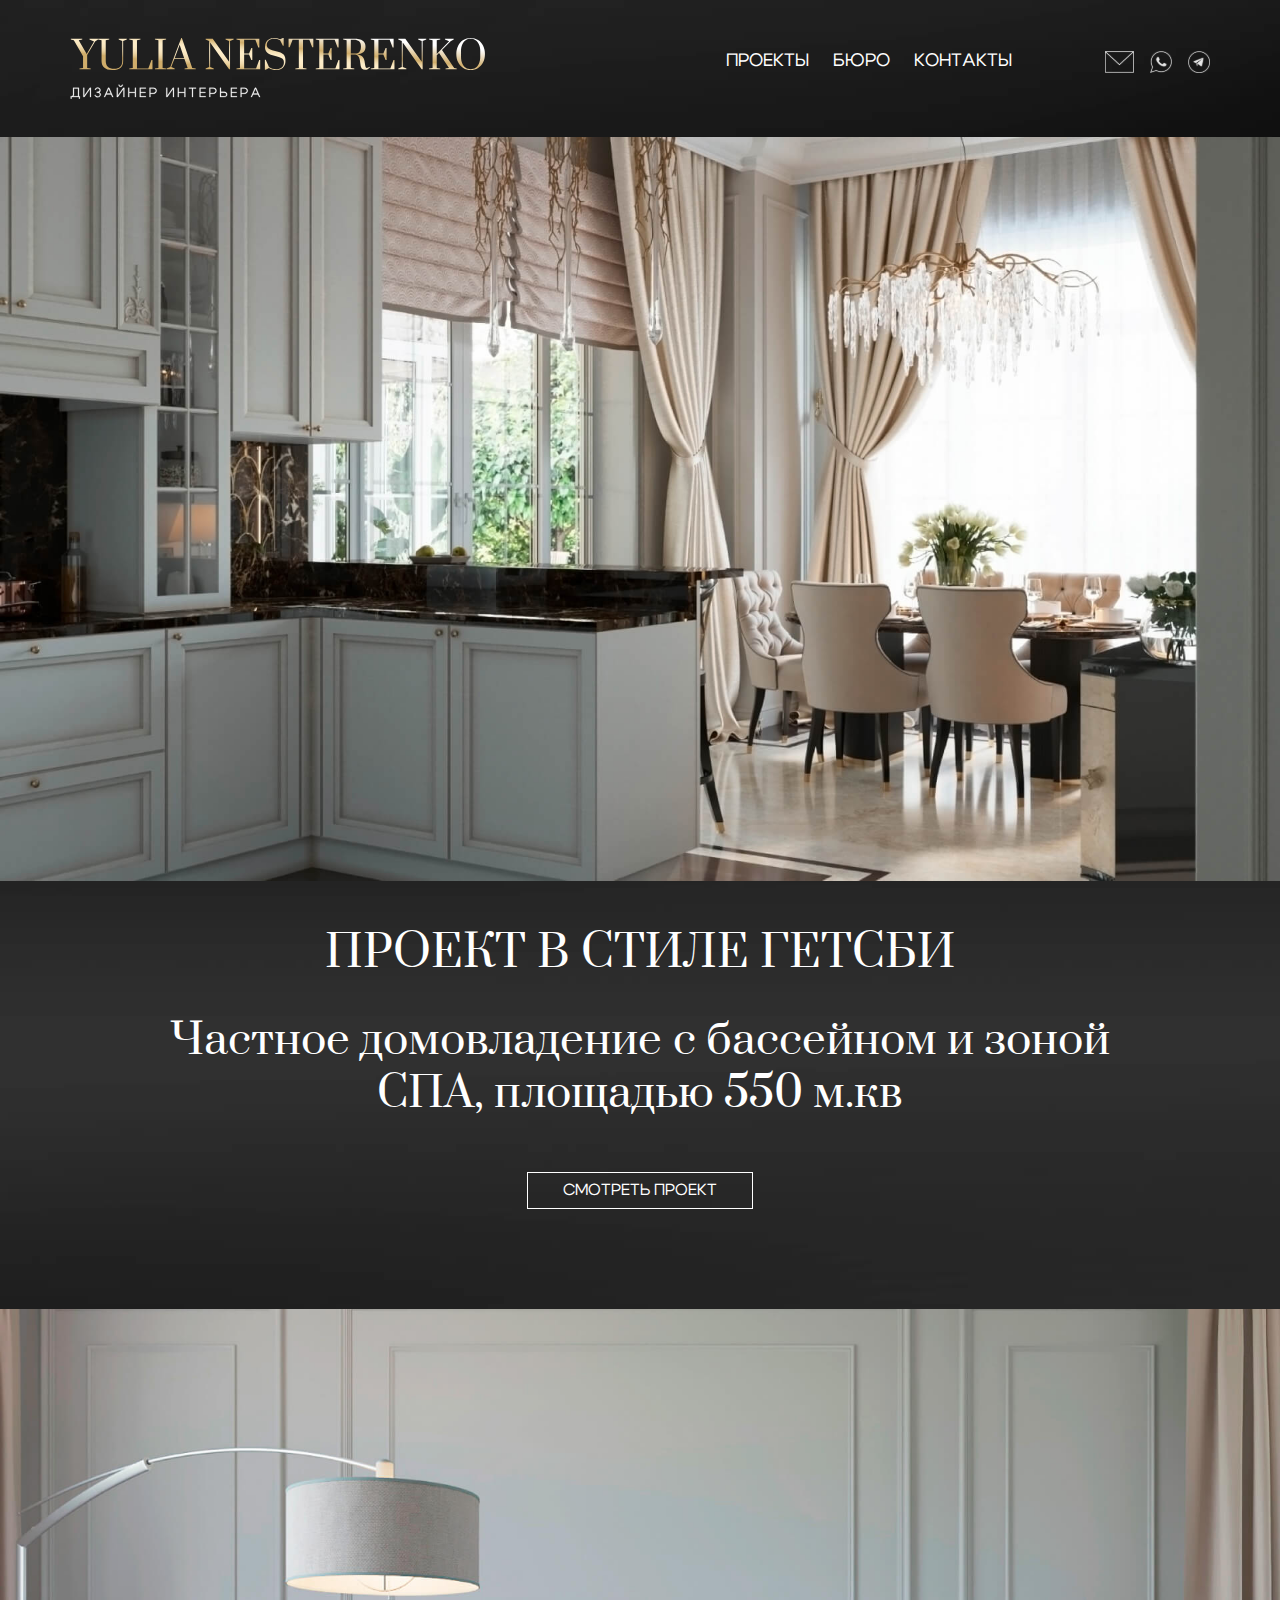
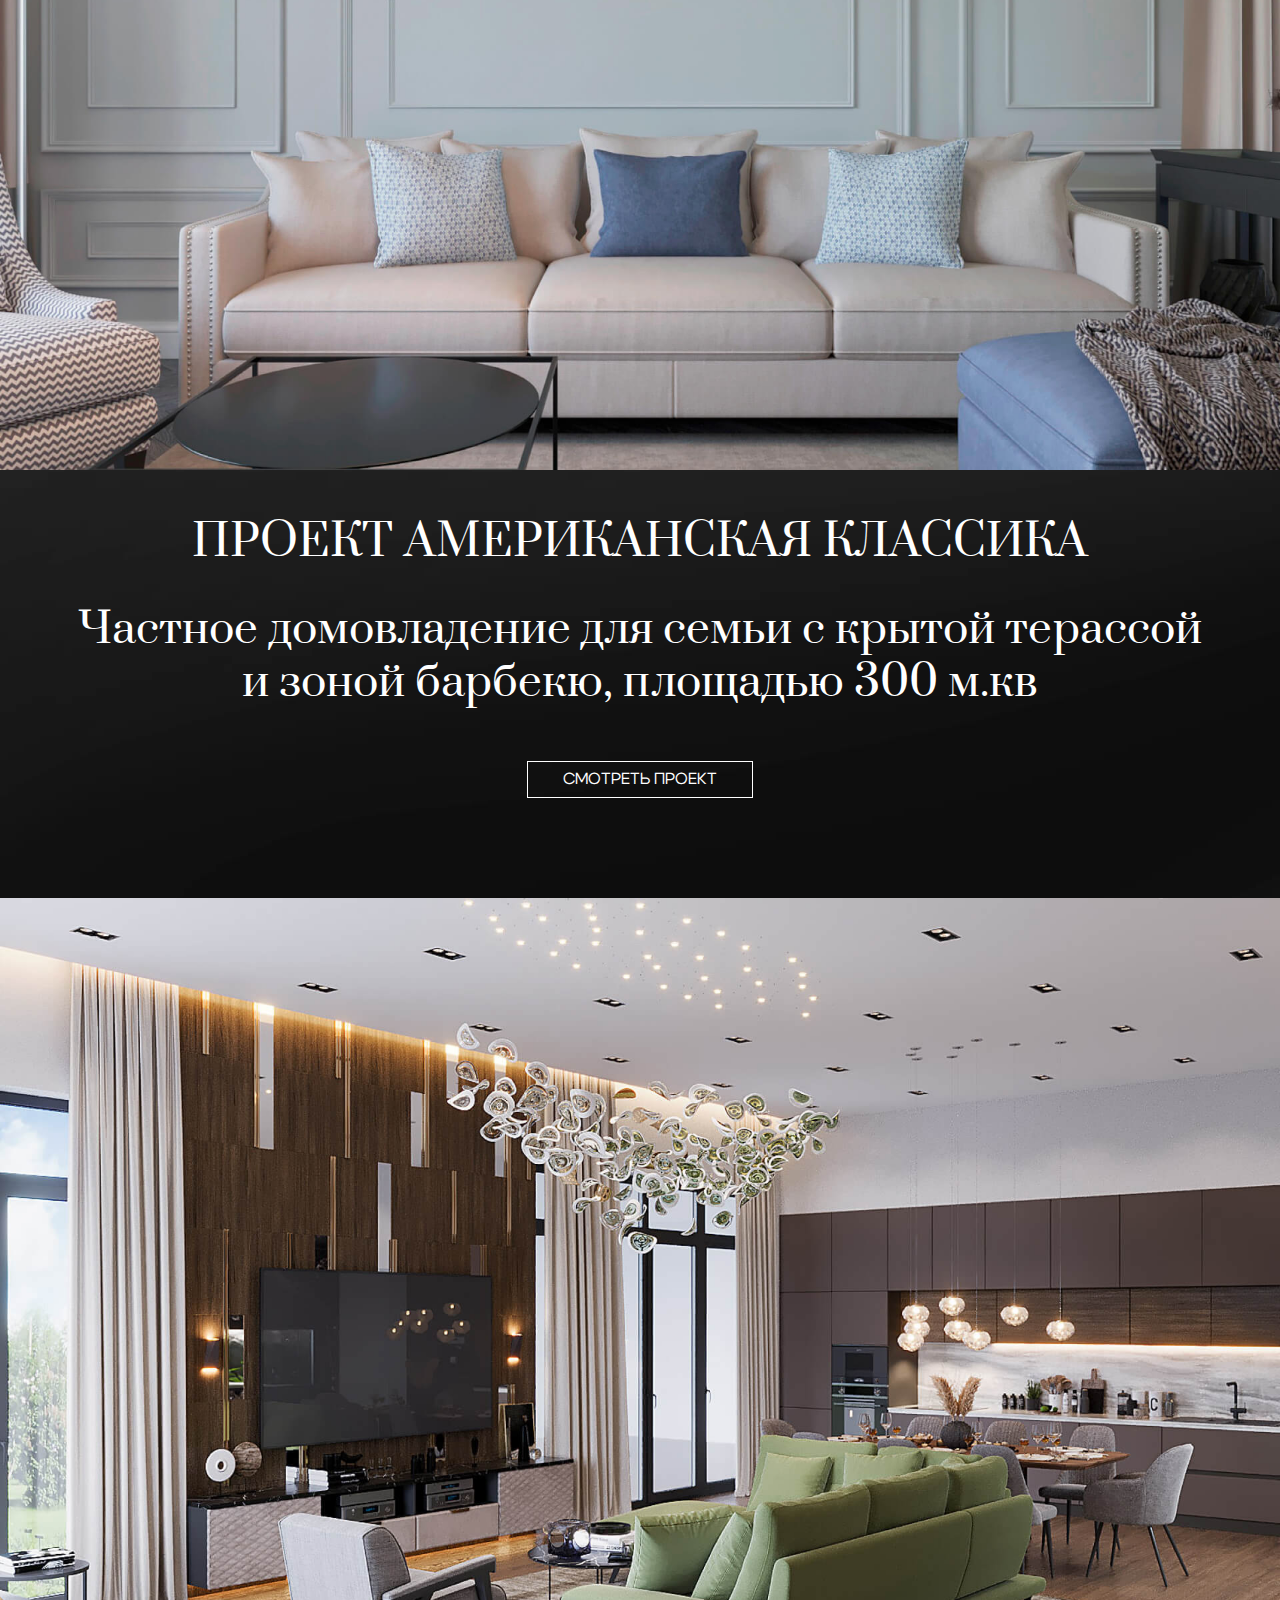
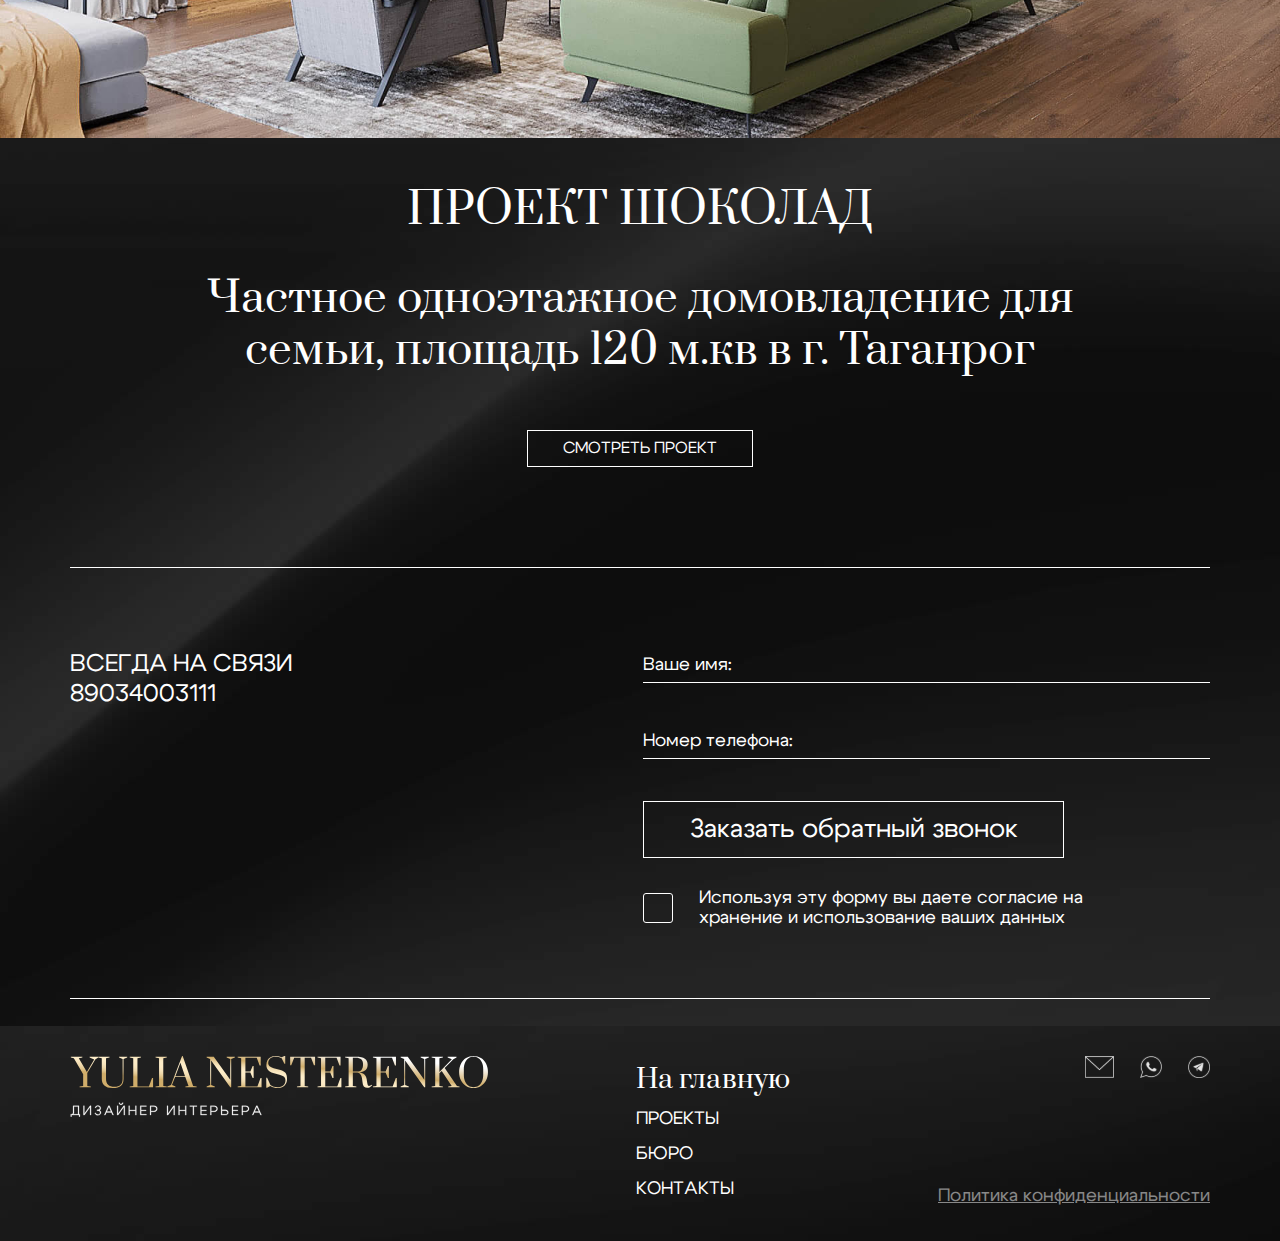
<file: projects.html>
<!DOCTYPE html>
<html lang="ru">

<head>
  <meta charset="UTF-8" />
  <meta name="viewport" content="width=device-width, initial-scale=1.0" />
  <link rel="stylesheet" href="./assets/css/styles.css" />
  <link rel="stylesheet" href="./assets/css/swiper-bundle.min.css" />
  <script src="./assets/js/index.js" defer></script>
  <script src="./assets/js/swiper-bundle.min.js" defer></script>
  <script src="./assets/js/slider.js" defer></script>
  <title>Yulia Nesterenko - дизайнер интерьера</title>
</head>

<body>
  <div class="body__background container-xl dh">
    <header class="header container-xl">
      <div class="header__container container">
        <a class="header__logo" href="./index.html">
          <img src="./assets/images/icons/logo.svg" alt="logo">
        </a>
        <nav class="header__nav">
          <ul class="header__menu">
            <li class="menu__item">
              <a class="menu__link link" href="./projects.html">Проекты</a>
            </li>
            <li class="menu__item">
              <a class="menu__link link" href="#">Бюро</a>
            </li>
            <li class="menu__item">
              <a class="menu__link link" href="#">Контакты</a>
            </li>
          </ul>
          <ul class="socials__list">
            <li class="socials__item">
              <a class="socials__link" href="mailto:#">
                <img src="./assets/images/icons/icon_mail.svg" alt="icon_mail">
              </a>
            </li>
            <li class="socials__item">
              <a class="socials__link" href="#">
                <img src="./assets/images/icons/icon_whatsapp.svg" alt="icon_whatsapp">
              </a>
            </li>
            <li class="socials__item">
              <a class="socials__link" href="#">
                <img src="./assets/images/icons/icon_telegram.svg" alt="icon_telegram">
              </a>
            </li>
          </ul>
        </nav>
        <div class="overlay"></div>
        <div class="menu__burger">
          <span></span>
        </div>
      </div>
    </header>
    <main class="main">
      <section class="projects">
        <div class="project__container">
          <div class="project__img">
            <img src="./assets/images/projects/getsby/main_01.jpg" alt="01">
          </div>
          <div class="project__inner">
            <div class="project__description">
              <h2 class="project__title">Проект в стиле Гетсби</h2>
              <p class="project__subtitle">
                Частное домовладение с бассейном и зоной
                СПА, площадью 550 м.кв
              </p>
            </div>
            <div class="project__link">
              <a href="./project-page.html" class="preview__button btn">
                СМОТРЕТЬ ПРОЕКТ
              </a>
            </div>
          </div>
        </div>
        <div class="project__container">
          <div class="project__img">
            <img src="./assets/images/projects/american_classic/main_02.jpg" alt="02">
          </div>
          <div class="project__inner">
            <div class="project__description">
              <h2 class="project__title">Проект АмериканскаЯ классика</h2>
              <p class="project__subtitle">
                Частное домовладение для семьи с крытой терассой
                и зоной барбекю, площадью 300 м.кв
              </p>
            </div>
            <div class="project__link">
              <a href="./project-page.html" class="preview__button btn">
                СМОТРЕТЬ ПРОЕКТ
              </a>
            </div>
          </div>
        </div>
        <div class="project__container">
          <div class="project__img">
            <img src="./assets/images/projects/chocolate/main_03.jpg" alt="03">
          </div>
          <div class="project__inner">
            <div class="project__description">
              <h2 class="project__title">Проект шоколад</h2>
              <p class="project__subtitle">
                Частное одноэтажное домовладение
                для семьи, площадь 120 м.кв в г. Таганрог
              </p>
            </div>
            <div class="project__link">
              <a href="/project-page.html" class="preview__button btn">
                СМОТРЕТЬ ПРОЕКТ
              </a>
            </div>
          </div>
        </div>
      </section>
      <section class="feedback container">
        <div class="feedback__left">
          <p class="feedback__text">
            ВСЕГДА НА СВЯЗИ <br>
            <a href="tel:+89034003111">89034003111</a>
          </p>
        </div>
        <div class="feedback__right">
          <form class="feedback__form" id="form-1">
            <div class="feedback__inputs">
              <div class="border-input__wrapper">
                <label class="feedback__label" for="name">Ваше имя:</label>
                <input class="feedback__input _req" type="text" name="name" id="name" autocomplete="off" />
              </div>
              <div class="border-input__wrapper">
                <label class="feedback__label" for="phone">Номер телефона:</label>
                <input class="feedback__input _req tel" type="tel" name="phone" id="phone" autocomplete="off" />
              </div>
            </div>
            <div class="feedback__inner">
              <button class="feedback__button btn" type="submit" name="submit">
                Заказать обратный звонок
              </button>
              <div class="feedback__check">
                <label class="custom-checkbox">
                  <input type="checkbox" name="confirm" id="confirm">
                  <span class="checkmark"></span>
                </label>
                <label class="feedback__confirm" for="confirm">Используя эту форму вы даете согласие на хранение и
                  использование ваших данных</label>
              </div>
            </div>
          </form>
        </div>
      </section>
    </main>
    <footer class="footer container-xl">
      <div class="footer__container container">
        <div class="footer__col">
          <a class="footer__logo" href="./index.html">
            <img src="./assets/images/icons/logo.svg" alt="logo">
          </a>
        </div>
        <div class="footer__col">
          <a href="../index.html" class="footer__nav-title">На главную</a>
          <ul class="footer__nav">
            <li class="footer__nav-item">
              <a class="footer__nav-link" href="./projects.html">Проекты</a>
            </li>
            <li class="footer__nav-item">
              <a class="footer__nav-link" href="#">Бюро</a>
            </li>
            <li class="footer__nav-item">
              <a class="footer__nav-link" href="#">Контакты</a>
            </li>
          </ul>
        </div>
        <div class="footer__col">
          <ul class="socials__list">
            <li class="socials__item">
              <a class="socials__link" href="mailto:#">
                <img src="./assets/images/icons/icon_mail.svg" alt="icon_mail">
              </a>
            </li>
            <li class="socials__item">
              <a class="socials__link" href="#">
                <img src="./assets/images/icons/icon_whatsapp.svg" alt="icon_whatsapp">
              </a>
            </li>
            <li class="socials__item">
              <a class="socials__link" href="#">
                <img src="./assets/images/icons/icon_telegram.svg" alt="icon_telegram">
              </a>
            </li>
          </ul>
          <a class="footer__policy" href="#">Политика конфиденциальности</a>
        </div>
      </div>
    </footer>
  </div>
</body>

</html>
</file>
<file: assets/css/styles.css>
/* fonts */

/* Обычный */
@font-face {
  font-family: Prata;
  font-style: normal;
  font-weight: 400;
  src: url('../fonts/Prata-Regular.ttf') format('truetype');
}

@font-face {
  font-family: Cygre;
  font-style: normal;
  font-weight: 400;
  src: url('../fonts/Cygre-Regular.ttf') format('truetype');
}

/* -------- END -------- */

/*========== fonts | colors | typography ==========*/

:root {
  --body-font: Cygre;
}

/* -------- END -------- */

/* BASE */

* {
  box-sizing: border-box;
  margin: 0;
  padding: 0;
  font-family: var(--body-font);
}

html {
  scroll-behavior: smooth;
}

html.lock,
body.lock,
.locker {
  overflow: hidden;
}

body {
  color: #fff;
  font-size: 14px;
  font-style: normal;
  font-weight: 400;
  line-height: normal;
  background-color: #0d0d0d;
}

li {
  list-style: none;
}

a {
  text-decoration: none;
  color: inherit;
}

img {
  max-width: 100%;
  height: auto;
}

.visually-hidden {
  position: fixed;
  transform: scale(0);
}

.overlay {
  display: none;
  position: fixed;
  top: 0;
  left: 0;
  width: 100%;
  height: 100%;
  background-color: rgba(0, 0, 0, 0.5);
  z-index: 1;
}

.overlay.active {
  display: block;
}

.body__background {
  background-image: url('../images/background/img_bg.jpg');
}

/* -------- END -------- */

/* WRAPPER */

.container {
  max-width: 1447px;
  margin: 0 auto;
}

.container-xl {
  max-width: 1920px;
  margin: 0 auto;
}

@media (max-width: 1540px) {
  .container {
    max-width: 1140px;
  }
}

/* -------- END -------- */

/* SLIDER */

.swiper {
  width: 100%;
  height: 100%;
}

.slider__btn-prev {
  width: 50px;
  height: 50px;
  display: block;
  background: url('../images/icons/slider_arrow_right_active.svg');
  transform: rotate(180deg);
  border: none;
  cursor: pointer;
  z-index: 3;
}

.slider__btn-next {
  width: 50px;
  height: 50px;
  display: block;
  background: url('../images/icons/slider_arrow_right_active.svg');
  border: none;
  cursor: pointer;
  z-index: 3;
}

.slider__btn-prev.swiper-button-disabled {
  transform: rotate(360deg);
  background: url('../images/icons/slider_arrow_left_disable.svg') !important;
}

.slider__btn-next.swiper-button-disabled {
  transform: rotate(180deg);
  background: url('../images/icons/slider_arrow_left_disable.svg') !important;
}

.swiper-pagination {
  max-width: 100%;
  margin: 0 auto;
  margin-top: 24px;
}

.project-slider__pagination {
  position: initial !important;
  display: none;
  justify-content: center;
  align-items: center;
  gap: 12px;
}

.project-slider__pagination .swiper-pagination-bullet {
  margin: 0 !important;
  background: transparent !important;
  height: 8px !important;
  width: 8px !important;
  border: 1px solid #fff !important;
}

.project-slider__pagination .swiper-pagination-bullet-active {
  background: #fff !important;
}

/* slider content styles */

.custom__slider-wrapper {
  display: flex;
  flex-direction: column;
  gap: 30px;
}

.custom__slider-nav {
  display: none;
}

/* -------- END -------- */

/* HEADER */

.header {
  position: relative;
  width: 100%;
  padding-top: 50px;
  height: 854px;
  z-index: 100;
}

.header__nav {
  display: flex;
  justify-content: center;
  align-items: center;
  gap: 129px;
  margin-top: 11px;
}

.header__container {
  position: relative;
  display: flex;
  justify-content: space-between;
  align-items: flex-start;
  z-index: 3;
}

.header__logo {
  max-width: 532px;
  width: 100%;
  display: flex;
}

.header__menu {
  display: flex;
  flex-direction: row;
  align-items: center;
  gap: 28px;
}

.socials__list {
  display: flex;
  justify-content: flex-end;
  align-items: center;
  gap: 26px;
}

.socials__link {
  display: flex;
}

.menu__burger {
  display: none;
}

.menu__item {
  display: flex;
  align-items: center;
}

.menu__link {
  font-size: 22px;
  font-weight: 400;
  line-height: 33px;
  text-transform: uppercase;
}

@media (max-width: 1540px) {
  .header {
    padding-top: 38px;
    height: 661px;
  }

  .header__logo {
    max-width: 415px;
  }

  .header__menu {
    gap: 24px;
  }

  .menu__link {
    font-size: 18px;
  }

  .header__nav {
    gap: 93px;
    margin-top: 7px;
  }

  .socials__list {
    gap: 16px;
  }
}

@media (max-width: 1200px) {
  .header {
    padding: 40px 40px 0px 40px;
  }
}

@media (max-width: 1024px) {
  .header {
    height: auto;
    overflow: hidden;
  }

  .header__nav {
    flex-direction: column;
    justify-content: flex-start;
    gap: 20px;
  }

  .menu__burger {
    display: block;
    position: relative;
    width: 40px;
    height: 26px;
    z-index: 3;
  }

  .menu__burger:before {
    content: '';
    background-color: #fff;
    position: absolute;
    width: 38px;
    height: 2px;
    right: 0;
    transition: all 0.3s ease-out;
  }

  .menu__burger:before {
    top: 0;
  }

  .menu__burger:after {
    content: '';
    background-color: #fff;
    position: absolute;
    width: 38px;
    height: 2px;
    right: 0;
    transition: all 0.3s ease-out;
  }

  .menu__burger:after {
    bottom: 0;
  }

  .menu__burger span {
    background-color: #fff;
    position: absolute;
    width: 38px;
    height: 2px;
    top: 12px;
    right: 0;
    transition: all 0.3s ease-out;
  }

  .menu__burger.active span {
    transform: scale(0);
  }

  .menu__burger.active:before {
    width: 100%;
    transform: rotate(45deg);
    top: 10px;
  }

  .menu__burger.active:after {
    width: 100%;
    transform: rotate(-45deg);
    bottom: 14px;
  }

  .menu__burger.active > span {
    background-color: #fff;
  }

  .header__nav.active {
    transform: translateX(0);
  }

  .header__nav {
    position: fixed;
    top: 0;
    right: 0;
    width: 320px;
    height: 100%;
    transform: translateX(110%);
    transition: transform 0.5s;
    overflow: auto;
    z-index: 2;
    border-radius: 0px 0px 0px 3px;
    background: #090909;
  }

  .header__menu {
    display: flex;
    flex-direction: column;
    gap: 25px;
    margin: 130px 20px 0px 0px;
  }
}

@media (max-width: 768px) {
  .header__container {
    gap: 49px;
  }
}

@media (max-width: 560px) {
  .header {
    padding: 24px 20px 0px 24px;
  }

  .header__logo {
    max-width: 246px;
  }
}

/* -------- END -------- */

/* PROJECTS */

.dh .header {
  height: auto;
}

.dh .feedback {
  padding-top: 81px;
  border-top: 1px solid #fff;
}

.projects {
  display: flex;
  flex-direction: column;
  gap: 80px;
  margin-top: 62px;
  margin-bottom: 100px;
}

.project__container {
  display: flex;
  flex-direction: column;
  gap: 87px;
}

.project__img {
  display: flex;
}

.project__inner {
  display: flex;
  flex-direction: column;
  gap: 52px;
  margin: 0 auto;
}

.project__container:nth-child(1) .project__inner {
  max-width: 988px;
}

.project__container:nth-child(2) .project__inner {
  max-width: 1150px;
}

.project__container:nth-child(3) .project__inner {
  max-width: 920px;
}

.project__description {
  display: flex;
  flex-direction: column;
  align-items: center;
  gap: 40px;
}

.project__title {
  font-family: Prata;
  font-size: 44px;
  font-weight: 400;
  line-height: 101%;
  letter-spacing: 0.03px;
  text-transform: uppercase;
}

.project__subtitle {
  font-family: Prata;
  font-size: 42px;
  font-weight: 400;
  line-height: 125%;
  letter-spacing: 0.03px;
  text-align: center;
}

.project__link {
  display: flex;
  justify-content: center;
}

@media (max-width: 1540px) {
  .projects {
    margin-top: 38px;
    gap: 100px;
  }

  .project__container {
    gap: 50px;
  }
}

@media (max-width: 1200px) {
  .dh .feedback {
    padding: 60px 0px 0px 0px;
    margin-left: 40px;
    margin-right: 40px;
  }

  .projects {
    margin-top: 40px;
  }

  .project__description {
    gap: 24px;
  }

  .project__title {
    font-size: 28px;
  }

  .project__subtitle {
    font-size: 26px;
  }

  .project__inner {
    gap: 40px;
  }

  .project__container:nth-child(1) .project__inner {
    max-width: 612px;
  }

  .project__container:nth-child(2) .project__inner {
    max-width: 612px;
  }

  .project__container:nth-child(2) .project__inner .project__subtitle {
    max-width: 465px;
  }

  .project__container:nth-child(3) .project__inner {
    max-width: 612px;
  }
}

@media (max-width: 560px) {
  .dh .feedback {
    margin-left: 20px;
    margin-right: 20px;
  }

  .dh .feedback.container {
    padding: 40px 0px 0px 0px;
  }

  .projects {
    margin-top: 24px;
    margin-bottom: 80px;
    gap: 80px;
  }

  .project__container {
    gap: 40px;
  }

  .project__title {
    font-size: 24px;
    line-height: 116%;
    text-align: center;
  }

  .project__subtitle {
    font-size: 14px;
  }

  .project__description {
    gap: 10px;
  }

  .project__inner {
    gap: 28px;
  }

  .project__container:nth-child(1) .project__inner {
    max-width: 268px;
  }

  .project__container:nth-child(2) .project__inner {
    max-width: 268px;
  }

  .project__container:nth-child(3) .project__inner {
    max-width: 300px;
  }
}

/* -------- END -------- */

/* FEEDBACK*/

.feedback {
  display: flex;
  justify-content: space-between;
  margin-bottom: 70px;
}

.feedback__left {
  max-width: 473px;
  display: flex;
  flex-direction: column;
  gap: 16px;
}

.feedback__title {
  font-family: Prata;
  font-size: 60px;
  font-weight: 400;
  line-height: 115%;
  letter-spacing: 0.03px;
}

.feedback__text {
  font-size: 31px;
  font-weight: 400;
  line-height: 125%;
}

.feedback__right {
  max-width: 706px;
  width: 100%;
}

.feedback__form {
  display: flex;
  flex-direction: column;
  gap: 55px;
}

.feedback__inputs {
  display: flex;
  flex-direction: column;
  gap: 60px;
}

.border-input__wrapper {
  display: flex;
  align-items: center;
  gap: 3px;
  border-bottom: 1px solid #fff;
}

.feedback__label {
  font-size: 22px;
  line-height: 33px;
}

.feedback__input {
  font-size: 22px;
  line-height: 33px;
  color: #fff;
  border: none;
  background: transparent;
  outline: none;
}

._req {
}

.feedback__inner {
  display: flex;
  flex-direction: column;
  gap: 35px;
}

.feedback__button {
  max-width: 421px;
  padding: 13.5px 27px;
  font-size: 26px;
}

.btn {
  border: 1px solid #fff;
  background-color: transparent;
  color: #fff;
  font-weight: 400;
  cursor: pointer;
  transition: all 0.3s ease-in;
}

.btn:hover {
  background-color: #fff;
  color: #0d0d0d;
}

.feedback__check {
  display: flex;
  align-items: center;
  gap: 26px;
}

/* Hide the default checkbox */
.custom-checkbox input {
  display: none;
}

/* Style the label to be the custom checkbox */
.custom-checkbox {
  position: relative;
  display: inline-block;
  cursor: pointer;
  user-select: none;
  font-family: Arial, sans-serif;
}

/* Create the custom checkbox with a transparent background */
.custom-checkbox .checkmark {
  display: inline-block;
  min-width: 30px;
  height: 30px;
  cursor: pointer;
  background-color: transparent;
  border: 1px solid white;
  border-radius: 3px; /* Rounded corners, adjust as needed */
  vertical-align: middle;
  position: relative;
}

/* Style the checkmark */
.custom-checkbox input:checked + .checkmark::after {
  content: '';
  position: absolute;
  top: auto;
  left: 35%;
  bottom: 25%;
  width: 7px;
  height: 14px;
  border: 1px solid #e2c493;
  border-width: 0 3px 3px 0;
  transform: rotate(45deg);
  transform-origin: center;
  background: transparent;
}

/* Optional: Add some styling for the label text */
.custom-checkbox span {
  color: white; /* Text color, adjust as needed */
  font-size: 16px; /* Adjust as needed */
}

.feedback__confirm {
  max-width: 572px;
  font-size: 22px;
  line-height: 28px;
  cursor: pointer;
}

@media (max-width: 1540px) {
  .feedback__title {
    font-size: 48px;
  }

  .feedback__text {
    font-size: 24px;
  }

  .feedback__left {
    max-width: 365px;
    gap: 12px;
  }

  .feedback__right {
    max-width: 567px;
  }

  .feedback__label,
  .feedback__input {
    font-size: 18px;
  }

  .feedback__form {
    gap: 42px;
  }

  .feedback__inputs {
    gap: 42px;
  }

  .feedback__inner {
    gap: 30px;
  }

  .feedback__checkbox {
    min-width: 22px;
    height: 22px;
  }

  .feedback__confirm {
    max-width: 468px;
    font-size: 18px;
    line-height: 20px;
  }
}

@media (max-width: 1200px) {
  .feedback {
    padding: 0px 40px;
  }

  .feedback.container {
    max-width: 100%;
  }
}

@media (max-width: 1024px) {
  .feedback {
    flex-direction: column;
    margin-bottom: 100px;
  }

  .feedback.container {
    gap: 40px;
  }

  .feedback__left,
  .feedback__right {
    max-width: 100%;
  }

  .feedback__text {
    max-width: 517px;
  }

  .feedback__inputs {
    gap: 28px;
  }

  .feedback__inner {
    gap: 24px;
  }

  .feedback__confirm {
    max-width: 100%;
    font-size: 14px;
  }

  .feedback__button {
    max-width: 100%;
    font-size: 20px;
    padding: 8px 10px;
  }
}

@media (max-width: 560px) {
  .feedback {
    margin-bottom: 80px;
  }

  .feedback.container {
    padding: 0px 20px;
  }

  .feedback__title {
    font-size: 33px;
  }

  .feedback__text {
    max-width: 283px;
    font-size: 18px;
  }

  .feedback__form {
    gap: 32px;
  }

  .feedback__inner {
    gap: 18px;
  }

  .feedback__confirm {
    font-size: 12px;
    line-height: 14px;
  }

  .feedback__label {
    min-width: fit-content;
  }

  .feedback__input:nth-child(2) {
    max-width: 55%;
  }
}

/* PREVIEW */

.preview__container {
  width: 100%;
  margin-top: 260px;
  position: relative;
  z-index: 3;
}

.preview__col {
  max-width: 575px;
  display: flex;
  flex-direction: column;
  gap: 52px;
}

.preview__title {
  display: flex;
  flex-direction: column;
  gap: 5px;
  font-family: Prata;
  font-size: 112px;
  font-weight: 400;
  line-height: 101%;
  letter-spacing: 0.03px;
}

.preview__subtitle {
  font-family: Prata;
  font-size: 79px;
  font-weight: 400;
  line-height: 90%;
  letter-spacing: 0.05px;
}

.preview__button {
  align-self: flex-start;
  padding: 14px 36px;
  font-size: 23px;
  letter-spacing: 0.01px;
}

.preview__img {
  position: absolute;
  top: 0;
  right: 0;
  display: flex;
  z-index: 1;
}

@media (max-width: 1540px) {
  .preview__title {
    font-size: 85px;
    gap: 0px;
  }

  .preview__subtitle {
    font-size: 60px;
  }

  .preview__col {
    gap: 36px;
  }

  .preview__button {
    padding: 9px 35px;
    font-size: 16px;
  }

  .preview__col {
    max-width: 437px;
  }

  .preview__container {
    margin-top: 194px;
  }

  .preview__img {
    max-width: 909px;
    height: 661px;
  }

  .preview__img img {
    height: 100%;
    object-fit: cover;
  }
}

@media (max-width: 1024px) {
  .preview__img {
    position: initial;
  }

  .preview__container {
    margin-top: 60px;
    margin-bottom: 40px;
    z-index: 1;
  }

  .preview__img,
  .preview__img img {
    max-width: 712px;
    height: auto;
  }
}

@media (max-width: 560px) {
  .preview__container {
    margin-top: 40px;
    margin-bottom: 32px;
  }

  .preview__col {
    max-width: 320px;
    gap: 24px;
  }

  .preview__title {
    font-size: 64px;
    line-height: 76px;
  }

  .preview__subtitle {
    font-size: 44px;
  }

  .preview__img,
  .preview__img img {
    max-width: 368px;
  }
}

/* -------- END -------- */

/* ADVANTAGES */

.advantages__top {
  display: flex;
  margin-top: 100px;
  gap: 98px;
}

.advantages__top-img {
  display: flex;
}

.advantages__top-container {
  max-width: 960px;
  width: 100%;
  display: flex;
  flex-direction: column;
  gap: 47px;
  margin-top: 174px;
}

.advantages__title {
  font-family: Prata;
  font-size: 54px;
  font-weight: 400;
  line-height: 101%;
  letter-spacing: 0.03px;
  color: #e2c493;
  text-transform: uppercase;
}

.advantages__top-description {
  display: flex;
  justify-content: space-between;
}

.advantages__item-text {
  font-size: 20px;
  line-height: 26px;
}

.advantages__item-text:nth-child(1) {
  max-width: 394px;
}

.advantages__item-text:nth-child(2),
.advantages__item-text:nth-child(3) {
  max-width: 369px;
}

.advantages__col {
  display: flex;
  flex-direction: column;
  gap: 24px;
}

.advantages__item {
  display: flex;
  flex-direction: column;
  gap: 16px;
}

.advantages__item-title {
  max-width: 384px;
  font-family: Prata;
  font-size: 32px;
  font-weight: 400;
  line-height: 101%;
  letter-spacing: 0.03px;
  color: #e2c493;
}

.advantages__middle {
  margin-top: 88px;
}

.advantages__middle-container {
  display: flex;
  justify-content: flex-end;
  align-items: center;
  gap: 93px;
}

.advantages__middle-img {
  display: flex;
}

.advantages__bottom {
  margin-top: 220px;
  margin-bottom: 220px;
}

.advantages__bottom-container {
  display: flex;
  flex-direction: row-reverse;
  justify-content: flex-end;
  gap: 96px;
}

.advantages__bottom-imgs {
  display: flex;
  gap: 12px;
}

.advantages__title-mob {
  display: none;
}

@media (max-width: 1540px) {
  .advantages__top {
    margin-top: 83px;
    gap: 77px;
  }

  .advantages__top-container {
    max-width: 742px;
    gap: 37px;
    margin-top: 136px;
  }

  .advantages__title {
    font-size: 42px;
  }

  .advantages__item {
    gap: 13px;
  }

  .advantages__item-text {
    font-size: 16px;
    line-height: 20px;
  }

  .advantages__item-title {
    max-width: 296px;
    font-size: 24px;
  }

  .advantages__item-text:nth-child(1) {
    max-width: 305px;
  }

  .advantages__item-text:nth-child(2),
  .advantages__item-text:nth-child(3) {
    max-width: 285px;
  }

  .advantages__top-img {
    max-width: 370px;
    height: 507px;
  }

  .advantages__top-img img,
  .advantages__middle-img img,
  .advantages__bottom-img img {
    object-fit: cover;
  }

  .advantages__middle-container {
    gap: 67px;
  }

  .advantages__middle-img {
    max-width: 834px;
    height: 578px;
  }

  .advantages__middle-container .advantages__item-text {
    max-width: 309px;
  }

  .advantages__bottom {
    margin: 168.5px 0px;
  }

  .advantages__bottom-container {
    gap: 77px;
  }

  .advantages__bottom-img {
    display: flex;
    max-width: 472px;
    height: 491px;
  }
}

@media (max-width: 1200px) {
  .advantages__middle {
    margin-top: 60px;
  }

  .advantages {
    margin-top: 100px;
  }

  .advantages__top {
    justify-content: center;
    align-items: center;
    margin-top: 40px;
    gap: 20px;
  }

  .advantages__title {
    display: none;
  }

  .advantages__title-mob {
    display: flex;
    justify-content: center;
    padding: 0px 40px;
    font-family: Prata;
    font-size: 36px;
    font-weight: 400;
    line-height: 101%;
    letter-spacing: 0.03px;
    color: #e2c493;
    text-transform: uppercase;
  }

  .advantages__top-description {
    flex-direction: column;
    gap: 60px;
  }

  .advantages__top-container {
    max-width: 100%;
    width: auto;
    margin-top: 0px;
  }

  .advantages__item-text {
    font-size: 14px;
  }

  .advantages__item-title {
    font-size: 22px;
  }

  .advantages__item {
    gap: 12px;
  }

  .advantages__item-text:nth-child(2),
  .advantages__item-text:nth-child(3) {
    max-width: 300px;
  }

  .advantages__middle-img {
    max-width: 384px;
    height: 380px;
  }

  .advantages__middle-container {
    gap: 20px;
  }

  .advantages__middle-container
    .advantages__item:nth-child(1)
    .advantages__item-text {
    max-width: 301px;
  }

  .advantages__middle-container
    .advantages__item:nth-child(2)
    .advantages__item-text {
    max-width: 301px;
  }

  .advantages__bottom {
    margin: 100px 0px;
  }

  .advantages__bottom-container {
    flex-direction: column;
    align-items: center;
    gap: 40px;
  }

  .advantages__bottom-container .advantages__col {
    flex-direction: row;
    gap: 36px;
  }
}

@media (max-width: 768px) {
  .advantages__top {
    justify-content: flex-start;
  }
}

@media (max-width: 560px) {
  .advantages {
    margin-top: 80px;
  }

  .advantages__top {
    flex-direction: column-reverse;
    align-items: flex-start;
    gap: 40px;
    margin-top: 20px;
  }

  .advantages__title-mob {
    padding: 0px 20px;
    font-size: 32px;
    line-height: 133%;
  }

  .advantages__top-description {
    padding-left: 20px;
    gap: 28px;
  }

  .advantages__col {
    gap: 20px;
  }

  .advantages__item {
    gap: 10px;
  }

  .advantages__top-img {
    max-width: 355px;
    height: 379px;
  }

  .advantages__middle-container {
    align-items: flex-start;
    flex-direction: column;
    gap: 40px;
    padding-left: 20px;
  }

  .advantages__middle-img {
    align-self: flex-end;
    max-width: 354px;
    height: 307px;
  }

  .advantages__bottom {
    margin-bottom: 38px;
  }

  .advantages__bottom-container {
    gap: 32px;
  }

  .advantages__bottom-container .advantages__col {
    flex-direction: column;
    align-self: flex-start;
    gap: 32px;
    padding-left: 20px;
  }

  .advantages__bottom-container .advantages__item-text {
    max-width: 303px;
  }

  .advantages__bottom-img {
    max-width: 250px;
    height: 260px;
  }

  .advantages__bottom-img img {
    object-fit: fill;
  }
}

/* -------- END -------- */

/* PROJECT PAGE */

.wrapper {
  display: flex;
}

.project-page {
  margin-top: -28px;
}

.project-page .feedback {
  padding-top: 150px;
  border-top: none;
}

.project__preview {
  position: relative;
  top: -128px;
}

.project__background {
  display: flex;
  opacity: 0.3;
}

.project__preview-inner {
  position: absolute;
  margin-left: auto;
  margin-right: auto;
  left: 0;
  right: 0;
  bottom: 0;
  text-align: center;
  max-width: 1438px;
  display: flex;
  flex-direction: column;
  gap: 63px;
  margin-bottom: 260px;
}

.project__subtext-inner {
  display: flex;
  flex-direction: column;
  align-items: center;
  gap: 40px;
}

.project__first-title {
  font-family: Prata;
  font-size: 79px;
  font-weight: 400;
  line-height: 101%;
  letter-spacing: 0.03px;
  text-transform: uppercase;
}

.project__subtext {
  font-family: Prata;
  font-size: 42px;
  font-weight: 400;
  line-height: 125%;
  letter-spacing: 0.03px;
}

.project__subtext:nth-child(1) {
  max-width: 1180px;
}

.project__list {
  display: flex;
  flex-direction: column;
  gap: 150px;
}

.project__list-floor {
  display: grid;
  grid-template-columns: repeat(3, 1fr);
  justify-content: space-between;
  gap: 70px;
}

.project__floor-description {
  max-width: 492px;
  display: flex;
  flex-direction: column;
  gap: 47px;
  margin-top: 174px;
  margin-left: auto;
  margin-right: auto;
}

.project__second-title {
  font-family: Prata;
  font-size: 54px;
  font-weight: 400;
  line-height: 101%;
  letter-spacing: 0.03px;
  color: #e2c493;
  text-transform: uppercase;
  text-align: center;
}

.project__second-title.row {
  display: none !important;
}

.project__desc-text {
  font-size: 20px;
  font-weight: 400;
  line-height: 26px;
  text-align: center;
}

.project__item {
  display: flex;
  flex-direction: column;
  gap: 60px;
}

.project__slider-item {
  display: flex;
}

.project__slider {
  display: flex;
}

.project__slider-img {
  display: flex;
}

.slider-1 .swiper-wrapper {
  display: grid;
  grid-template-columns: repeat(2, 1fr);
  gap: 20px;
}

.slider-2 .swiper-wrapper {
  display: grid;
  grid-template-columns: repeat(3, 1fr);
  gap: 20px;
}

.slider-2 .project__second-title {
  max-width: 385px;
  display: flex;
  align-self: center;
  justify-self: end;
  text-align: left;
}

.slider-3 .swiper-wrapper {
  display: grid;
  grid-template-columns: repeat(6, 1fr);
  gap: 20px;
}

.slider-3 .swiper-slide {
  display: flex;
}

#slide-10 {
  grid-column: 1 / 3;
}

#slide-11 {
  grid-column: 3 / 7;
}

#slide-12 {
  grid-column: 1 / 3;
}

#slide-13 {
  grid-column: 3 / 7;
}

#slide-14 {
  grid-column: 1 / 7;
}

.slider-3 .project__slider-item,
.slider-3 .project__slider-img {
  width: 100%;
}

.slider-3 .swiper-slide {
  display: flex;
}

.slider-4 .swiper-wrapper {
  display: grid;
  grid-template-columns: repeat(3, 1fr);
  gap: 20px;
}

.slider-4 .project__slider-item,
.slider-4 .project__slider-img {
  width: 100%;
}

.slider-4 .swiper-slide {
  display: flex;
}

.slider-4 .swiper-wrapper {
  grid-template-columns: repeat(3, 1fr);
}

#slide-15 {
  grid-column: 1 / 2;
}

#slide-16 {
  grid-column: 2 / 4;
}

.slider-4 .swiper-slide {
  display: flex;
}

.slider-5 .swiper-wrapper {
  display: grid;
  grid-template-columns: repeat(3, 1fr);
  gap: 20px;
}

.slider-6 .swiper-wrapper {
  display: grid;
  grid-template-columns: repeat(6, 1fr);
  gap: 20px;
}

.slider-6 .swiper-slide {
  display: flex;
}

#slide-16 {
  grid-column: 2 / 4;
}

#slide-20 {
  grid-column: 1 / 4;
}

#slide-21 {
  grid-column: 4 / 7;
}

#slide-22 {
  grid-column: 1/ 7;
}

#slide-23 {
  grid-column: 1/ 3;
}

#slide-24 {
  width: 100%;
  grid-column: 3 / 7;
}

#slide-24 .project__slider-img,
#slide-24 .project__slider-item {
  width: 100%;
}

.slider-7 .swiper-wrapper {
  display: grid;
  grid-template-columns: repeat(3, 1fr);
  gap: 20px;
}

.slider-8 .swiper-wrapper {
  display: grid;
  grid-template-columns: repeat(3, 1fr);
  gap: 20px;
}

.slider-8 .project__slider-item,
.slider-8 .project__slider-img {
  width: 100%;
}

.slider-8 .swiper-slide {
  display: flex;
}

.slider-9 .swiper-wrapper {
  display: grid;
  grid-template-columns: repeat(3, 1fr);
  gap: 20px;
}

.slider-9 .project__slider-item,
.slider-9 .project__slider-img {
  width: 100%;
}

.slider-9 .swiper-slide {
  display: flex;
}

.slider-10 .swiper-wrapper {
  display: grid;
  grid-template-columns: repeat(3, 1fr);
  gap: 20px;
}

.slider-10 .project__slider-item,
.slider-10 .project__slider-img {
  width: 100%;
}

.slider-10 .swiper-slide {
  display: flex;
}

.slider-11 .swiper-wrapper {
  display: grid;
  grid-template-columns: repeat(3, 1fr);
  gap: 20px;
}

.slider-11 .project__second-title {
  max-width: 385px;
  display: flex;
  align-self: center;
  justify-self: center;
  margin-left: 90px;
  text-align: left;
}

.slider-12 .swiper-wrapper {
  display: grid;
  grid-template-columns: repeat(3, 1fr);
  gap: 20px;
}

.slider-12 .project__slider-item,
.slider-12 .project__slider-img {
  width: 100%;
}

.slider-12 .swiper-slide {
  display: flex;
}

.slider-13 .swiper-wrapper {
  display: grid;
  grid-template-columns: repeat(2, 1fr);
  gap: 20px;
}

.slider-14 .swiper-wrapper {
  display: grid;
  grid-template-columns: repeat(3, 1fr);
  gap: 20px;
}

.slider-15 .swiper-wrapper {
  display: grid;
  grid-template-columns: repeat(3, 1fr);
  gap: 20px;
}

/* SLIDER POSITIONS */

#slide-1 {
  grid-column: 1 / 3;
}

#slide-6 {
  grid-column: 1 / 4;
}

#slide-28 {
  grid-column: 1 / 4;
}

#slide-30 {
  grid-column: 2 / 4;
}

#slide-32 {
  grid-column: 2 / 4;
}

#slide-33 {
  grid-column: 1 / 4;
}

#slide-34 {
  grid-column: 1 / 4;
}

#slide-36 {
  grid-column: 2 / 4;
}

#slide-37 {
  grid-column: 1 / 3;
}

#slide-42 {
  grid-column: 2 / 4;
}

#slide-43 {
  grid-column: 1 / 4;
}

@media (max-width: 1540px) {
  .swiper {
    width: auto;
  }

  .project__preview-inner {
    max-width: 933px;
    gap: 40px;
    margin-bottom: 210px;
  }

  .project__subtext-inner {
    gap: 20px;
  }

  .project__first-title {
    font-size: 44px;
  }

  .project__subtext {
    font-size: 32px;
  }

  .project__list {
    margin-top: 80px;
    gap: 100px;
  }

  .project__floor-description {
    max-width: 400px;
    gap: 40px;
    margin-top: 71px;
  }

  .project__second-title {
    font-size: 40px;
  }

  .project__desc-text {
    font-size: 18px;
  }

  .project__item {
    gap: 40px;
  }

  .slider-1 .swiper-wrapper {
    grid-template-columns: auto auto;
  }

  .slider-2 .swiper-wrapper {
    grid-template-columns: 1fr 1fr 1fr;
  }

  .slider-2 .project__second-title {
    max-width: 230px;
    justify-self: start;
    margin-left: 70px;
  }

  .slider-5 .swiper-wrapper {
    grid-template-columns: repeat(3, 1fr);
  }

  .project__item:nth-child(7) .project__second-title {
    max-width: 575px;
    display: flex;
    align-self: center;
  }

  .slider-6 .project__slider-item {
    width: 100%;
  }

  #slide-20 {
    grid-column: 1 / 4;
  }

  #slide-21 {
    grid-column: 4 / 7;
  }

  #slide-22 {
    grid-column: 1 / 7;
  }

  #slide-23 {
    grid-column: 1 / 3;
  }

  #slide-24 {
    grid-column: 3 / 7;
    width: 100%;
  }

  .slider-7 .swiper-wrapper {
    grid-template-columns: repeat(3, 1fr);
  }

  .slider-11 .swiper-wrapper {
    grid-template-columns: auto auto auto;
  }
}

@media (max-width: 1360px) {
  .project__preview {
    top: 0px;
    margin-top: 38px;
  }

  .project-page {
    margin-top: 0px;
  }
}

@media (max-width: 1024px) {
  .project__preview {
    margin-top: 40px;
  }

  .project-page .feedback {
    padding-top: 100px;
  }

  .project__preview-inner {
    max-width: 580px;
    gap: 24px;
    margin-bottom: 112px;
  }

  .project__subtext-inner {
    gap: 15px;
  }

  .project__list {
    margin-top: 100px;
    gap: 60px;
  }

  .project__first-title {
    font-size: 32px;
  }

  .project__subtext {
    font-size: 20px;
  }

  .project__second-title {
    font-size: 28px;
  }

  .project__list-floor {
    gap: 34px;
  }

  .project__floor-description {
    width: 330px;
    gap: 32px;
    align-self: center;
    margin-top: 0px;
  }

  .project__desc-text {
    font-size: 14px;
    line-height: 123%;
  }

  .project__item {
    gap: 32px;
  }

  .slider-1 .swiper-wrapper,
  .slider-2 .swiper-wrapper,
  .slider-3 .swiper-wrapper,
  .slider-4 .swiper-wrapper,
  .slider-5 .swiper-wrapper,
  .slider-6 .swiper-wrapper,
  .slider-7 .swiper-wrapper,
  .slider-8 .swiper-wrapper,
  .slider-9 .swiper-wrapper,
  .slider-10 .swiper-wrapper,
  .slider-11 .swiper-wrapper,
  .slider-12 .swiper-wrapper,
  .slider-13 .swiper-wrapper,
  .slider-14 .swiper-wrapper,
  .slider-15 .swiper-wrapper {
    display: flex;
    gap: 0px;
  }

  .slider-2 .custom__slider-nav {
    top: 50%;
  }

  .custom__slider-nav {
    position: absolute;
    display: flex;
    top: 128px;
    bottom: 0;
    width: 100%;
    height: fit-content;
    justify-content: space-between;
    z-index: 100;
  }

  .swiper {
    width: 100%;
    max-width: 660px;
  }

  .project__slider-item {
    max-width: 493px;
    width: 100%;
    height: 306px;
    display: flex;
    justify-content: center;
    margin: 0 auto;
  }

  .swiper-pagination {
    display: flex;
    margin-top: 24px;
    padding: 0px;
  }

  .project__slider-img {
    width: 100%;
  }

  .slider-2 .project__second-title {
    display: none;
  }

  .project__second-title.row {
    max-width: 100%;
    display: flex !important;
    margin: 0 auto 32px auto;
    justify-content: center;
  }

  .project__list
    .project__list-floor:nth-child(11)
    .project__floor-description {
    max-width: 294px;
  }

  .project__list .project__item:nth-child(13) .project__second-title.row {
    margin-bottom: 0px;
  }

  .project__list
    .project__list-floor:nth-child(18)
    .project__floor-description {
    max-width: 294px;
  }
}

@media (max-width: 680px) {
  .swiper-pagination {
    margin-top: 16px;
  }

  .swiper {
    max-width: 335px;
  }

  .project__slider-item {
    max-width: 247px;
    height: 154px;
  }

  .slider__btn-prev,
  .slider__btn-next,
  .slider__btn-prev.swiper-button-disabled,
  .slider__btn-next.swiper-button-disabled {
    width: 32px !important;
    height: 32px !important;
    background-size: cover !important;
  }

  .custom__slider-nav {
    top: 61px;
  }

  .project__preview {
    margin-top: 24px;
  }

  .project__preview-inner {
    max-width: 100%;
    gap: 10px;
    padding: 22px 19.5px;
    margin: 0 auto;
  }

  .project__first-title {
    font-size: 24px;
    line-height: 116%;
  }

  .project__subtext {
    font-size: 14px;
  }

  .project__list {
    margin: 60px 0px;
  }

  .project__second-title {
    font-size: 24px;
    padding: 0px 12px;
  }

  .project__floor-description {
    gap: 24px;
  }

  .project__item {
    gap: 24px;
  }

  .project__list-floor {
    grid-template-columns: repeat(2, 1fr);
    row-gap: 24px;
    column-gap: 6px;
  }

  .project__list-floor .project__floor-description {
    grid-column: 1 / 3;
  }

  .project__list-floor .wrapper {
    order: 2;
  }

  .project__list-floor .wrapper {
    order: 3;
  }

  .project__second-title.row {
    margin-bottom: 24px;
    line-height: 123%;
    text-align: center;
  }
}

/* -------- END -------- */

/* FOOTER */

.footer__container {
  display: flex;
  justify-content: space-between;
  padding: 73.5px 0px 47px 0px;
  border-top: 1px solid rgb(255, 255, 255);
}

.footer__col {
  display: flex;
  flex-direction: column;
}

.footer__col:nth-child(3) {
  flex-direction: column;
  justify-content: space-between;
  margin-top: 19px;
}

.footer__logo {
  max-width: 541px;
  width: 100%;
}

.footer__logo img {
  width: 100%;
}

.footer__nav {
  display: flex;
  flex-direction: column;
  gap: 2px;
  margin-top: 9px;
}

.footer__nav-title {
  font-family: Prata;
  font-size: 32px;
  font-weight: 400;
  line-height: 47px;
  letter-spacing: 0.03px;
}

.footer__nav-link {
  font-size: 22px;
  font-weight: 400;
  line-height: 33px;
  text-transform: uppercase;
}

.footer__policy {
  font-size: 18px;
  font-weight: 400;
  line-height: 20px;
  text-decoration-line: underline;
  opacity: 0.5;
}

@media (max-width: 1540px) {
  .footer__container {
    padding: 57px 0px 35px 0px;
  }

  .footer__logo {
    max-width: 418px;
  }

  .footer__nav-title {
    font-size: 26px;
    line-height: auto;
  }

  .footer__nav-link {
    font-size: 18px;
    line-height: auto;
  }

  .footer .socials__list {
    gap: 26px;
  }

  .footer__nav,
  .footer__col:nth-child(3) {
    margin-top: 0px;
  }
}

@media (max-width: 1200px) {
  .footer {
    padding: 0px 40px;
  }

  .footer__container {
    flex-direction: column;
    padding: 57px 0px 48px 0px;
    gap: 40px;
  }

  .footer__logo {
    max-width: 547px;
  }

  .footer__col:nth-child(2) {
    flex-direction: row;
    justify-content: space-between;
    align-items: center;
    flex-wrap: wrap;
  }

  .footer__col:nth-child(3) {
    flex-direction: row;
  }

  .footer__nav {
    flex-direction: row;
    gap: 66px;
  }
}

@media (max-width: 560px) {
  .footer {
    padding: 0px 20px;
  }

  .footer__container {
    padding: 32px 0px 41px 0px;
  }

  .footer__col:nth-child(2) {
    flex-direction: column;
    align-items: flex-start;
    gap: 18px;
  }

  .footer__col:nth-child(3) {
    flex-direction: column;
    gap: 40px;
    align-items: flex-start;
  }

  .footer__nav {
    width: 100%;
    justify-content: space-between;
    gap: 0px;
  }
}

/* -------- END -------- */

@media (max-width: 1540px) {
}

@media (max-width: 1200px) {
}

@media (max-width: 768px) {
}

@media (max-width: 560px) {
}
</file>
